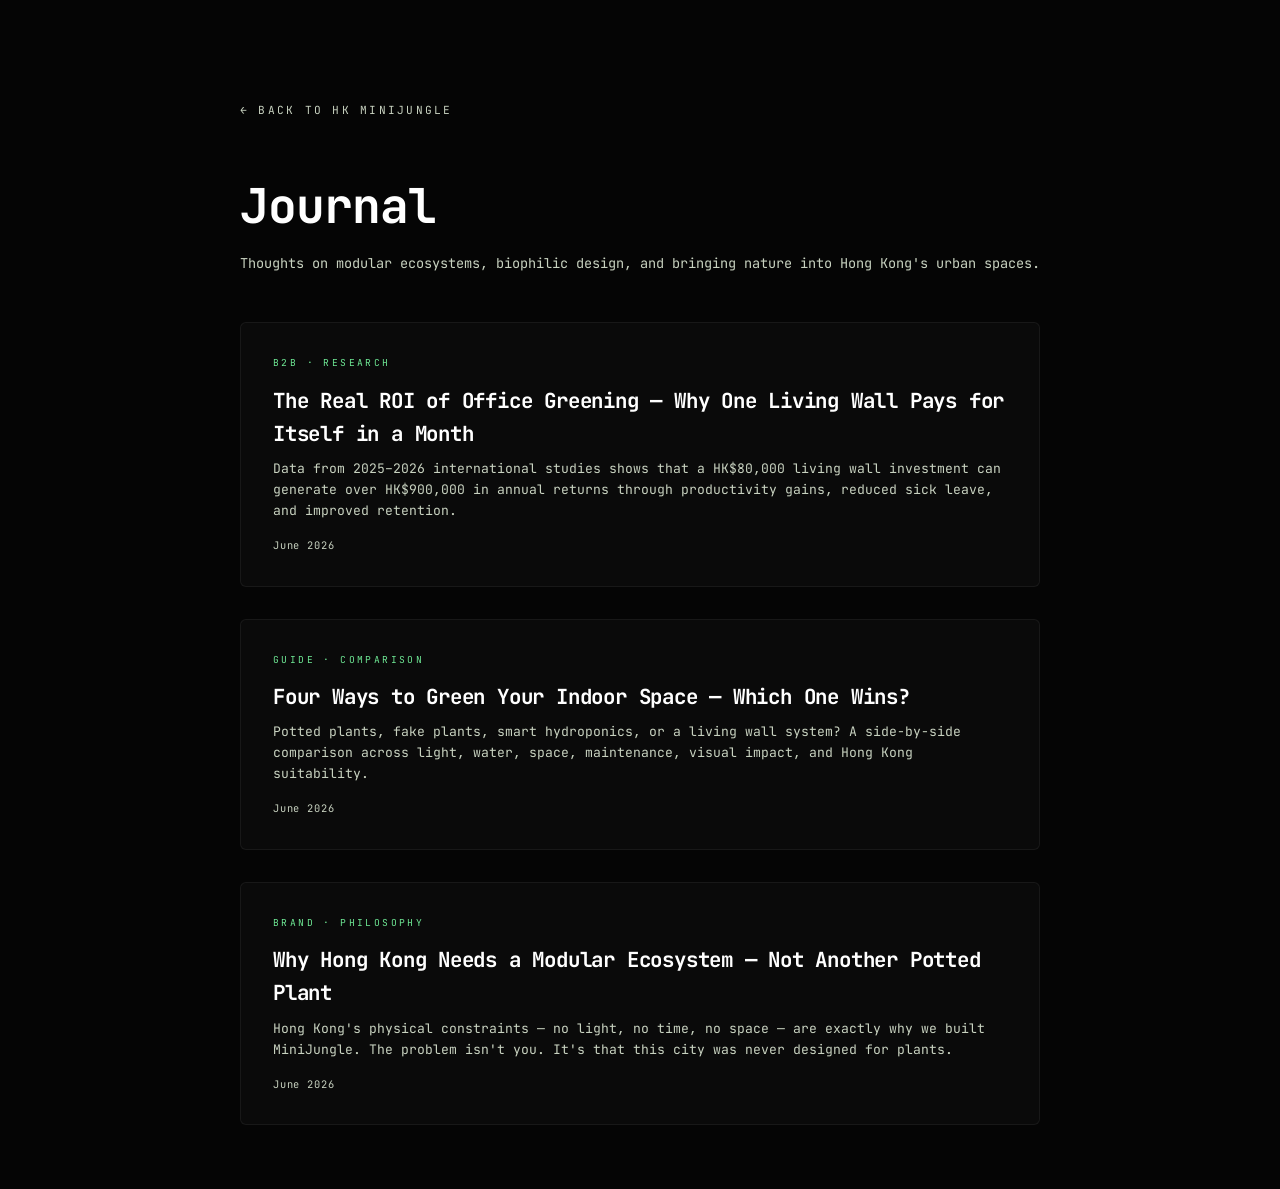
<file: blog/index.html>
<!doctype html>
<html lang="en">
<head>
  <meta charset="utf-8">
  <meta name="viewport" content="width=device-width, initial-scale=1">
  <title>Journal — HK MiniJungle</title>
  <meta name="description" content="HK MiniJungle Journal — Thoughts on modular ecosystems, biophilic design, and bringing nature into Hong Kong's urban spaces.">
  <link rel="preconnect" href="https://fonts.googleapis.com">
  <link rel="preconnect" href="https://fonts.gstatic.com" crossorigin>
  <link href="https://fonts.googleapis.com/css2?family=JetBrains+Mono:wght@300;400;500;700&display=swap" rel="stylesheet">
  <link rel="stylesheet" href="../css/styles.css">
  <style>
    .blog-page { min-height:100vh;background:#050505;padding:6rem 2rem 4rem; }
    .blog-container { max-width:800px;margin:0 auto; }
    .blog-back { font-size:0.7rem;letter-spacing:0.2em;text-transform:uppercase;color:var(--text-dim);margin-bottom:3rem;display:inline-block;transition:color 0.2s;text-decoration:none; }
    .blog-back:hover { color:var(--accent); }
    .blog-title { font-size:clamp(1.8rem,4vw,3rem);font-weight:700;color:var(--white);letter-spacing:-0.02em;margin-bottom:0.5rem; }
    .blog-sub { font-size:0.85rem;color:var(--text-dim);margin-bottom:3rem;line-height:1.6; }
    .blog-grid { display:flex;flex-direction:column;gap:2rem; }
    .blog-card { border:1px solid rgba(255,255,255,0.06);border-radius:6px;padding:2rem;background:#0A0A0A;transition:border-color 0.3s;text-decoration:none;display:block; }
    .blog-card:hover { border-color:rgba(143,191,154,0.3); }
    .blog-card-tag { font-size:0.6rem;letter-spacing:0.25em;text-transform:uppercase;color:var(--accent);margin-bottom:0.8rem; }
    .blog-card-title { font-size:1.3rem;font-weight:700;color:var(--white);letter-spacing:-0.01em;margin-bottom:0.5rem; }
    .blog-card-desc { font-size:0.82rem;color:var(--text-dim);line-height:1.6; }
    .blog-card-date { font-size:0.65rem;color:var(--text-dim);margin-top:1rem;letter-spacing:0.08em; }
  </style>
</head>
<body>
  <div class="blog-page">
    <div class="blog-container">
      <a href="/" class="blog-back">&larr; Back to HK MiniJungle</a>
      <h1 class="blog-title">Journal</h1>
      <p class="blog-sub">Thoughts on modular ecosystems, biophilic design, and bringing nature into Hong Kong's urban spaces.</p>
      <div class="blog-grid">
        <a href="office-greening-roi.html" class="blog-card">
          <div class="blog-card-tag">B2B · Research</div>
          <div class="blog-card-title">The Real ROI of Office Greening — Why One Living Wall Pays for Itself in a Month</div>
          <div class="blog-card-desc">Data from 2025–2026 international studies shows that a HK$80,000 living wall investment can generate over HK$900,000 in annual returns through productivity gains, reduced sick leave, and improved retention.</div>
          <div class="blog-card-date">June 2026</div>
        </a>
        <a href="indoor-green-comparison.html" class="blog-card">
          <div class="blog-card-tag">Guide · Comparison</div>
          <div class="blog-card-title">Four Ways to Green Your Indoor Space — Which One Wins?</div>
          <div class="blog-card-desc">Potted plants, fake plants, smart hydroponics, or a living wall system? A side-by-side comparison across light, water, space, maintenance, visual impact, and Hong Kong suitability.</div>
          <div class="blog-card-date">June 2026</div>
        </a>
        <a href="why-hk-needs-living-walls.html" class="blog-card">
          <div class="blog-card-tag">Brand · Philosophy</div>
          <div class="blog-card-title">Why Hong Kong Needs a Modular Ecosystem — Not Another Potted Plant</div>
          <div class="blog-card-desc">Hong Kong's physical constraints — no light, no time, no space — are exactly why we built MiniJungle. The problem isn't you. It's that this city was never designed for plants.</div>
          <div class="blog-card-date">June 2026</div>
        </a>
      </div>
    </div>
  </div>
</body>
</html>
</file>
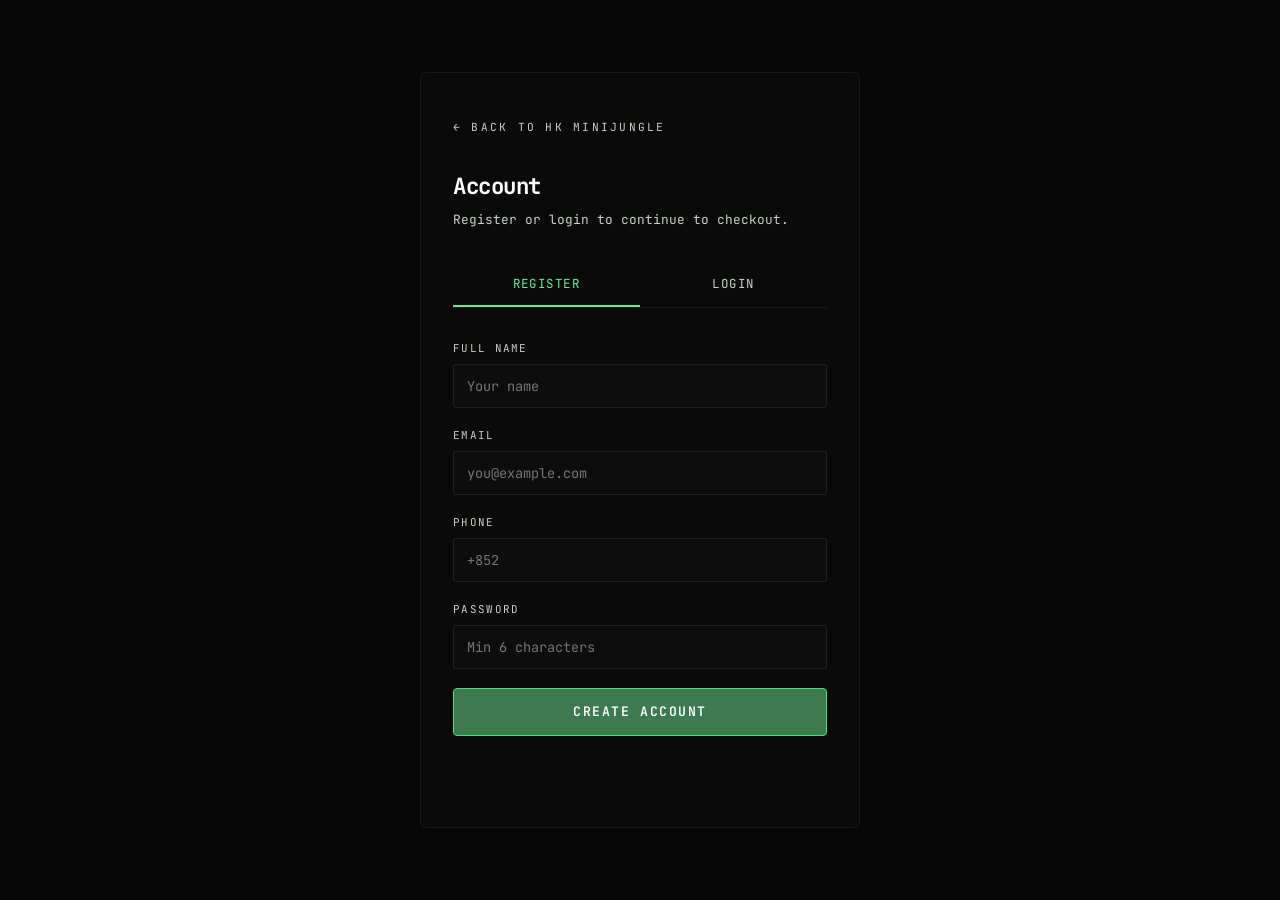
<file: account.html>
<!doctype html>
<html lang="en">
<head>
  <meta charset="utf-8">
  <meta name="viewport" content="width=device-width, initial-scale=1">
  <title>Account — HK MiniJungle</title>
  <link rel="preconnect" href="https://fonts.googleapis.com">
  <link rel="preconnect" href="https://fonts.gstatic.com" crossorigin>
  <link href="https://fonts.googleapis.com/css2?family=JetBrains+Mono:wght@300;400;500;700&display=swap" rel="stylesheet">
  <link rel="stylesheet" href="css/styles.css">
  <style>
    .account-page { min-height:100vh;background:#050505;display:flex;align-items:center;justify-content:center;padding:2rem; }
    .account-card { width:100%;max-width:440px;background:#0A0A0A;border:1px solid rgba(255,255,255,0.06);border-radius:6px;padding:2.5rem 2rem; }
    .account-back { font-size:0.7rem;letter-spacing:0.2em;text-transform:uppercase;color:var(--text-dim);margin-bottom:2rem;display:inline-block;transition:color 0.2s; }
    .account-back:hover { color:var(--accent); }
    .account-title { font-size:1.4rem;font-weight:700;color:var(--white);letter-spacing:-0.02em;margin-bottom:0.3rem; }
    .account-sub { font-size:0.8rem;color:var(--text-dim);margin-bottom:2rem; }
    .tab-row { display:flex;gap:0;margin-bottom:2rem;border-bottom:1px solid rgba(255,255,255,0.06); }
    .tab-btn { flex:1;padding:0.8rem 0;font-size:0.78rem;letter-spacing:0.12em;text-transform:uppercase;font-family:var(--font-mono);background:none;border:none;color:var(--text-dim);cursor:pointer;border-bottom:2px solid transparent;transition:all 0.2s; }
    .tab-btn.active { color:var(--accent);border-bottom-color:var(--accent); }
    .form-panel { display:none; }
    .form-panel.active { display:block; }
    .fg { margin-bottom:1.2rem; }
    .fg label { display:block;font-size:0.68rem;letter-spacing:0.12em;text-transform:uppercase;color:var(--text-dim);margin-bottom:0.4rem; }
    .fg input { width:100%;padding:0.75rem 0.8rem;background:#0D0D0D;border:1px solid rgba(255,255,255,0.08);border-radius:3px;color:var(--text);font-family:var(--font-mono);font-size:0.85rem;transition:border-color 0.2s; }
    .fg input:focus { outline:none;border-color:var(--accent); }
    .btn-primary { width:100%;padding:0.9rem;font-size:0.82rem;letter-spacing:0.12em;text-transform:uppercase;font-weight:600;background:var(--moss);color:var(--white);border:1px solid var(--moss-lit);font-family:var(--font-mono);cursor:pointer;transition:all 0.25s;border-radius:4px; }
    .btn-primary:hover { background:var(--moss-lit); }
    .msg { font-size:0.75rem;margin-top:0.8rem;text-align:center;min-height:1.2em; }
    .msg.error { color:#E05555; }
    .msg.success { color:var(--accent); }
    .redirect-note { font-size:0.7rem;color:var(--text-dim);text-align:center;margin-top:1.5rem; }
  </style>
</head>
<body>
  <div class="account-page">
    <div class="account-card">
      <a href="/" class="account-back">&larr; Back to HK MiniJungle</a>
      <h1 class="account-title">Account</h1>
      <p class="account-sub">Register or login to continue to checkout.</p>

      <div class="tab-row">
        <button class="tab-btn active" data-tab="register">Register</button>
        <button class="tab-btn" data-tab="login">Login</button>
      </div>

      <div id="register-panel" class="form-panel active">
        <form id="registerForm">
          <div class="fg"><label>Full Name</label><input name="name" type="text" placeholder="Your name" required></div>
          <div class="fg"><label>Email</label><input name="email" type="email" placeholder="you@example.com" required></div>
          <div class="fg"><label>Phone</label><input name="phone" type="tel" placeholder="+852"></div>
          <div class="fg"><label>Password</label><input name="password" type="password" placeholder="Min 6 characters" minlength="6" required></div>
          <button type="submit" class="btn-primary">Create Account</button>
        </form>
        <p class="msg" id="regMsg"></p>
      </div>

      <div id="login-panel" class="form-panel">
        <form id="loginForm">
          <div class="fg"><label>Email</label><input name="email" type="email" placeholder="you@example.com" required></div>
          <div class="fg"><label>Password</label><input name="password" type="password" required></div>
          <button type="submit" class="btn-primary">Sign In</button>
        </form>
        <p class="msg" id="loginMsg"></p>
      </div>

      <p class="redirect-note" id="redirectNote"></p>
    </div>
  </div>

  <script>
    const API = '/api/customers';
    const params = new URLSearchParams(window.location.search);
    const redirect = params.get('redirect') || '/';

    if (redirect !== '/') {
      document.getElementById('redirectNote').textContent =
        'You will be redirected to checkout after login.';
    }

    // Tab switching
    document.querySelectorAll('.tab-btn').forEach(btn => {
      btn.addEventListener('click', () => {
        document.querySelectorAll('.tab-btn').forEach(b => b.classList.remove('active'));
        btn.classList.add('active');
        document.querySelectorAll('.form-panel').forEach(p => p.classList.remove('active'));
        document.getElementById(btn.dataset.tab + '-panel').classList.add('active');
      });
    });

    // Register
    document.getElementById('registerForm').addEventListener('submit', async (e) => {
      e.preventDefault();
      const data = Object.fromEntries(new FormData(e.target));
      const msg = document.getElementById('regMsg');
      msg.className = 'msg';
      msg.textContent = 'Creating account...';

      try {
        const res = await fetch(API + '/register', {
          method: 'POST',
          headers: { 'Content-Type': 'application/json' },
          body: JSON.stringify(data),
        });
        const json = await res.json();
        if (res.ok) {
          localStorage.setItem('mj_token', json.token);
          localStorage.setItem('mj_customer', JSON.stringify(json.customer));
          msg.className = 'msg success';
          msg.textContent = 'Account created! Redirecting...';
          setTimeout(() => { window.location.href = redirect; }, 800);
        } else {
          msg.className = 'msg error';
          msg.textContent = json.error || 'Registration failed.';
        }
      } catch {
        msg.className = 'msg error';
        msg.textContent = 'Server error. Try again.';
      }
    });

    // Login
    document.getElementById('loginForm').addEventListener('submit', async (e) => {
      e.preventDefault();
      const data = Object.fromEntries(new FormData(e.target));
      const msg = document.getElementById('loginMsg');
      msg.className = 'msg';
      msg.textContent = 'Signing in...';

      try {
        const res = await fetch(API + '/login', {
          method: 'POST',
          headers: { 'Content-Type': 'application/json' },
          body: JSON.stringify(data),
        });
        const json = await res.json();
        if (res.ok) {
          localStorage.setItem('mj_token', json.token);
          localStorage.setItem('mj_customer', JSON.stringify(json.customer));
          msg.className = 'msg success';
          msg.textContent = 'Signed in! Redirecting...';
          setTimeout(() => { window.location.href = redirect; }, 800);
        } else {
          msg.className = 'msg error';
          msg.textContent = json.error || 'Login failed.';
        }
      } catch {
        msg.className = 'msg error';
        msg.textContent = 'Server error. Try again.';
      }
    });
  </script>
</body>
</html>
</file>
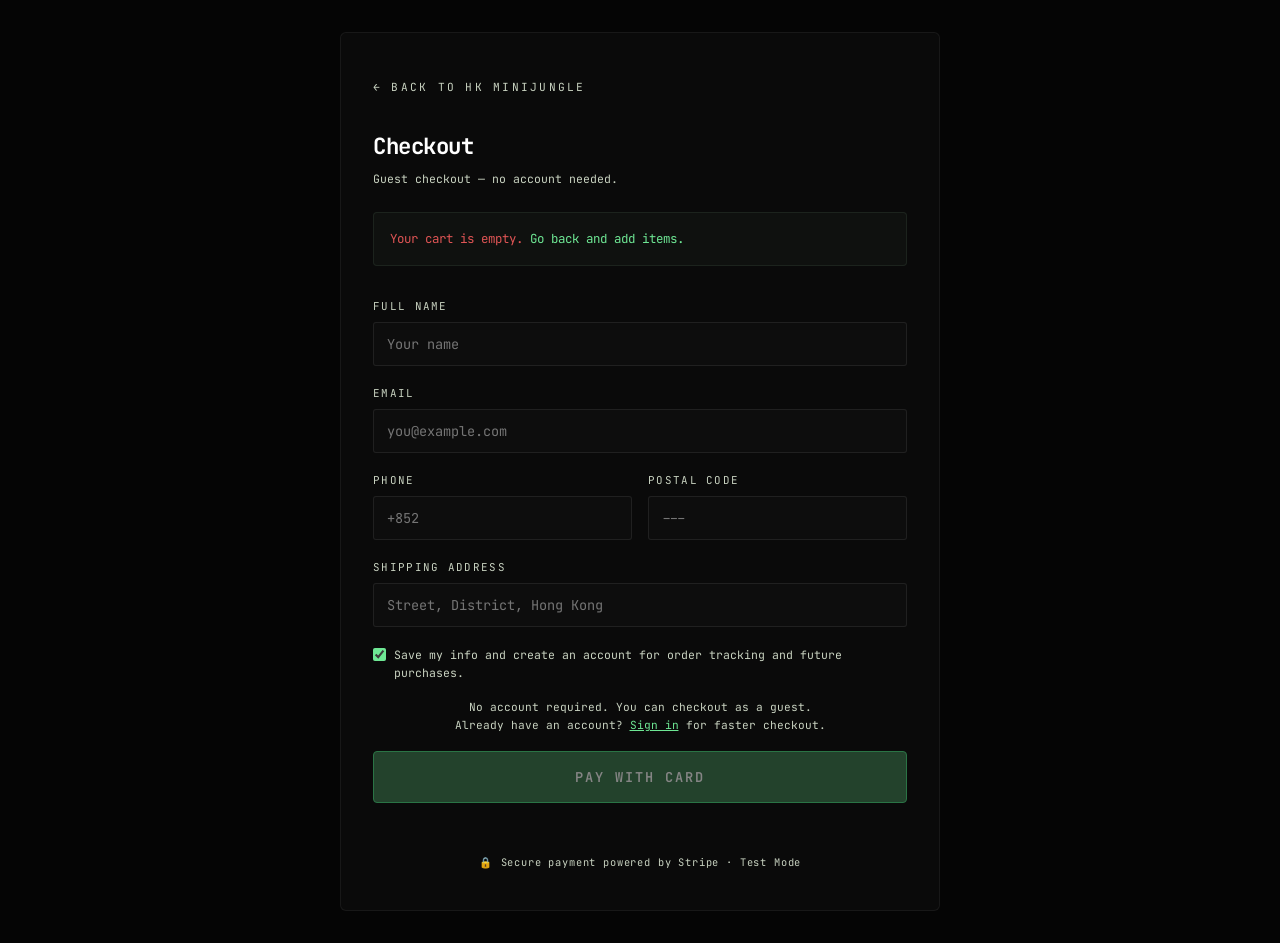
<file: checkout.html>
<!doctype html>
<html lang="en">
<head>
  <meta charset="utf-8">
  <meta name="viewport" content="width=device-width, initial-scale=1">
  <title>Checkout — HK MiniJungle</title>
  <link rel="preconnect" href="https://fonts.googleapis.com">
  <link rel="preconnect" href="https://fonts.gstatic.com" crossorigin>
  <link href="https://fonts.googleapis.com/css2?family=JetBrains+Mono:wght@300;400;500;700&display=swap" rel="stylesheet">
  <link rel="stylesheet" href="css/styles.css">
  <style>
    .checkout-page { min-height:100vh;background:#050505;display:flex;align-items:center;justify-content:center;padding:2rem; }
    .checkout-card { width:100%;max-width:600px;background:#0A0A0A;border:1px solid rgba(255,255,255,0.06);border-radius:6px;padding:2.5rem 2rem; }
    .checkout-back { font-size:0.7rem;letter-spacing:0.2em;text-transform:uppercase;color:var(--text-dim);margin-bottom:2rem;display:inline-block;transition:color 0.2s;text-decoration:none; }
    .checkout-back:hover { color:var(--accent); }
    .checkout-title { font-size:1.4rem;font-weight:700;color:var(--white);letter-spacing:-0.02em;margin-bottom:0.3rem; }
    .checkout-sub { font-size:0.72rem;color:var(--text-dim);margin-bottom:1.5rem; }
    .order-summary { background:rgba(143,191,154,0.04);border:1px solid rgba(143,191,154,0.1);border-radius:4px;padding:1rem;margin-bottom:2rem; }
    .order-item { display:flex;justify-content:space-between;align-items:center;padding:0.3rem 0;font-size:0.82rem;color:var(--text); }
    .order-item .qty { color:var(--text-dim);font-size:0.7rem; }
    .order-total { display:flex;justify-content:space-between;align-items:center;padding-top:0.7rem;margin-top:0.5rem;border-top:1px solid rgba(255,255,255,0.06);font-size:0.95rem;font-weight:700;color:var(--white); }
    .order-total .amount { color:var(--accent);font-size:1.1rem; }
    .fg { margin-bottom:1.2rem; }
    .fg label { display:block;font-size:0.68rem;letter-spacing:0.12em;text-transform:uppercase;color:var(--text-dim);margin-bottom:0.4rem; }
    .fg input { width:100%;padding:0.75rem 0.8rem;background:#0D0D0D;border:1px solid rgba(255,255,255,0.08);border-radius:3px;color:var(--text);font-family:var(--font-mono);font-size:0.85rem;transition:border-color 0.2s; }
    .fg input:focus { outline:none;border-color:var(--accent); }
    .fg-row { display:grid;grid-template-columns:1fr 1fr;gap:1rem; }
    .guest-note { font-size:0.7rem;color:var(--text-dim);text-align:center;margin:1rem 0;line-height:1.6; }
    .guest-note a { color:var(--accent);text-decoration:underline; }
    .btn-pay { width:100%;padding:1rem;font-size:0.85rem;letter-spacing:0.15em;text-transform:uppercase;font-weight:600;background:var(--moss);color:var(--white);border:1px solid var(--moss-lit);font-family:var(--font-mono);cursor:pointer;transition:all 0.25s;border-radius:4px; }
    .btn-pay:hover { background:var(--moss-lit); }
    .btn-pay:disabled { opacity:0.5;cursor:not-allowed; }
    .secure-note { text-align:center;font-size:0.65rem;color:var(--text-dim);margin-top:1.5rem;letter-spacing:0.08em;display:flex;align-items:center;justify-content:center;gap:0.5rem; }
    .opt-in { display:flex;align-items:flex-start;gap:0.5rem;margin:1rem 0;font-size:0.72rem;color:var(--text-dim); }
    .opt-in input { margin-top:0.15rem;accent-color:var(--accent); }
    .msg { font-size:0.75rem;margin-top:0.8rem;text-align:center;min-height:1.2em; }
    .msg.error { color:#E05555; }
    .msg.success { color:var(--accent); }
  </style>
</head>
<body>
  <div class="checkout-page">
    <div class="checkout-card">
      <a href="/" class="checkout-back">&larr; Back to HK MiniJungle</a>
      <h1 class="checkout-title">Checkout</h1>
      <p class="checkout-sub" id="loginNote"></p>

      <!-- Order summary from cart -->
      <div class="order-summary" id="orderSummary">
        <p style="color:var(--text-dim);font-size:0.78rem;">Loading cart...</p>
      </div>

      <form id="checkoutForm">
        <div class="fg"><label>Full Name</label><input name="name" type="text" placeholder="Your name" required></div>
        <div class="fg"><label>Email</label><input name="email" type="email" placeholder="you@example.com" required></div>
        <div class="fg-row">
          <div class="fg"><label>Phone</label><input name="phone" type="tel" placeholder="+852"></div>
          <div class="fg"><label>Postal Code</label><input name="zip" type="text" placeholder="---"></div>
        </div>
        <div class="fg"><label>Shipping Address</label><input name="address" type="text" placeholder="Street, District, Hong Kong" required></div>

        <!-- Optional account creation -->
        <label class="opt-in">
          <input type="checkbox" name="createAccount" checked>
          <span>Save my info and create an account for order tracking and future purchases.</span>
        </label>

        <p class="guest-note">
          No account required. You can checkout as a guest.<br>
          Already have an account? <a href="/account.html?redirect=/checkout.html">Sign in</a> for faster checkout.
        </p>

        <button type="submit" class="btn-pay" id="payBtn">Pay with Card</button>
        <p class="msg" id="payMsg"></p>
      </form>

      <p class="secure-note">
        <span>🔒</span> Secure payment powered by Stripe · Test Mode
      </p>
    </div>
  </div>

  <script>
    // ── Load cart from URL ──
    const params = new URLSearchParams(window.location.search);
    let cartItems = [];
    try { cartItems = JSON.parse(params.get('items') || '[]'); } catch { cartItems = []; }

    // If no cart items, check localStorage
    if (cartItems.length === 0) {
      try { cartItems = JSON.parse(localStorage.getItem('mj_cart') || '[]'); } catch {}
    }

    const total = cartItems.reduce((s, i) => s + (parseFloat(i.price) || 0) * i.qty, 0);

    // ── Render order summary ──
    const summary = document.getElementById('orderSummary');
    if (cartItems.length === 0) {
      summary.innerHTML = '<p style="color:#E05555;font-size:0.78rem;">Your cart is empty. <a href="/" style="color:var(--accent);">Go back and add items.</a></p>';
      document.getElementById('payBtn').disabled = true;
    } else {
      summary.innerHTML = cartItems.map(i => `
        <div class="order-item"><span>${i.name}</span><span class="qty">&times;${i.qty} &nbsp; HK$${i.price}</span></div>
      `).join('') + `
        <div class="order-total"><span>Total</span><span class="amount">HK$${total.toLocaleString()}</span></div>
      `;
    }

    // ── Login status ──
    const token = localStorage.getItem('mj_token');
    const customer = JSON.parse(localStorage.getItem('mj_customer') || 'null');
    const note = document.getElementById('loginNote');
    if (customer) {
      note.textContent = 'Signed in as ' + customer.email;
      document.querySelector('input[name="name"]').value = customer.name || '';
      document.querySelector('input[name="email"]').value = customer.email || '';
      document.querySelector('input[name="phone"]').value = customer.phone || '';
    } else {
      note.textContent = 'Guest checkout — no account needed.';
    }

    // ── Submit → Stripe ──
    document.getElementById('checkoutForm').addEventListener('submit', async (e) => {
      e.preventDefault();
      const msg = document.getElementById('payMsg');
      const btn = document.getElementById('payBtn');
      msg.className = 'msg';
      msg.textContent = 'Redirecting to secure payment...';
      btn.disabled = true;

      const formData = new FormData(e.target);
      const createAccount = formData.get('createAccount') === 'on';

      try {
        // Call backend to create Stripe Checkout Session
        const res = await fetch('/api/create-checkout-session', {
          method: 'POST',
          headers: { 'Content-Type': 'application/json' },
          body: JSON.stringify({
            items: cartItems,
            customer: {
              name: formData.get('name'),
              email: formData.get('email'),
              phone: formData.get('phone'),
              address: formData.get('address'),
              zip: formData.get('zip'),
            },
            createAccount,
            token,
          }),
        });

        const data = await res.json();

        if (data.url) {
          // Clear cart
          localStorage.removeItem('mj_cart');
          // Redirect to Stripe Checkout
          window.location.href = data.url;
        } else {
          // Fallback: show success message (demo mode)
          msg.className = 'msg success';
          msg.textContent = 'Order placed! (Demo mode — Stripe key not configured)';
          localStorage.removeItem('mj_cart');
          btn.disabled = false;
        }
      } catch (err) {
        // Demo fallback
        msg.className = 'msg success';
        msg.textContent = 'Order placed! (Demo mode — server may be offline)';
        localStorage.removeItem('mj_cart');

        // Trigger email confirmation
        const email = formData.get('email');
        if (email) {
          window.postMessage({ type: 'order-placed', email, items: cartItems }, '*');
        }

        btn.disabled = false;
      }
    });
  </script>
</body>
</html>
</file>
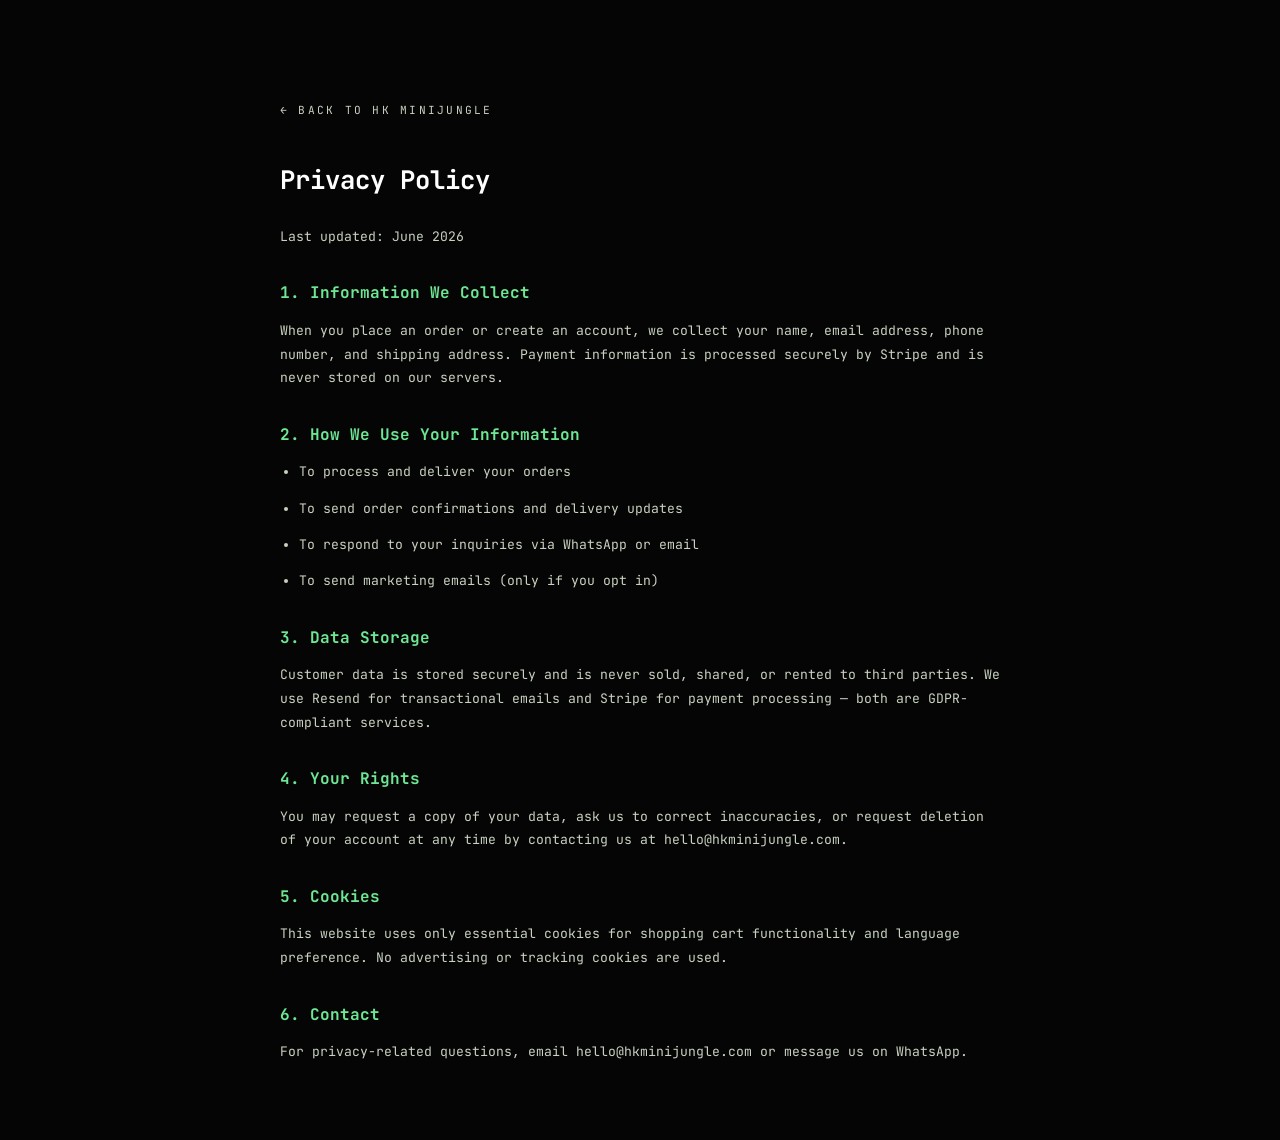
<file: privacy.html>
<!doctype html>
<html lang="en">
<head>
  <meta charset="utf-8">
  <meta name="viewport" content="width=device-width, initial-scale=1">
  <title>Privacy Policy — HK MiniJungle</title>
  <link rel="icon" href="data:image/svg+xml,<svg xmlns='http://www.w3.org/2000/svg' viewBox='0 0 32 32'><rect width='32' height='32' rx='4' fill='%230D1F14'/><text x='16' y='23' text-anchor='middle' font-size='20' font-family='serif'>🌿</text></svg>">
  <link rel="preconnect" href="https://fonts.googleapis.com">
  <link rel="preconnect" href="https://fonts.gstatic.com" crossorigin>
  <link href="https://fonts.googleapis.com/css2?family=JetBrains+Mono:wght@300;400;500;700&display=swap" rel="stylesheet">
  <link rel="stylesheet" href="css/styles.css">
  <style>
    .page { min-height:100vh;background:#050505;padding:6rem 2rem 4rem; }
    .container { max-width:720px;margin:0 auto; }
    .back { font-size:0.7rem;letter-spacing:0.2em;text-transform:uppercase;color:var(--text-dim);margin-bottom:2.5rem;display:inline-block;transition:color 0.2s;text-decoration:none; }
    .back:hover { color:var(--accent); }
    h1 { font-size:1.6rem;font-weight:700;color:var(--white);margin-bottom:1.5rem; }
    h2 { font-size:1rem;color:var(--accent);margin:2rem 0 0.8rem; }
    p,li { font-size:0.82rem;color:var(--text-dim);line-height:1.8;margin-bottom:0.8rem; }
    ul { margin-left:1.2rem;margin-bottom:1rem; }
  </style>
</head>
<body>
  <div class="page">
    <div class="container">
      <a href="/" class="back">&larr; Back to HK MiniJungle</a>
      <h1>Privacy Policy</h1>
      <p>Last updated: June 2026</p>

      <h2>1. Information We Collect</h2>
      <p>When you place an order or create an account, we collect your name, email address, phone number, and shipping address. Payment information is processed securely by Stripe and is never stored on our servers.</p>

      <h2>2. How We Use Your Information</h2>
      <ul>
        <li>To process and deliver your orders</li>
        <li>To send order confirmations and delivery updates</li>
        <li>To respond to your inquiries via WhatsApp or email</li>
        <li>To send marketing emails (only if you opt in)</li>
      </ul>

      <h2>3. Data Storage</h2>
      <p>Customer data is stored securely and is never sold, shared, or rented to third parties. We use Resend for transactional emails and Stripe for payment processing — both are GDPR-compliant services.</p>

      <h2>4. Your Rights</h2>
      <p>You may request a copy of your data, ask us to correct inaccuracies, or request deletion of your account at any time by contacting us at hello@hkminijungle.com.</p>

      <h2>5. Cookies</h2>
      <p>This website uses only essential cookies for shopping cart functionality and language preference. No advertising or tracking cookies are used.</p>

      <h2>6. Contact</h2>
      <p>For privacy-related questions, email hello@hkminijungle.com or message us on WhatsApp.</p>
    </div>
  </div>
</body>
</html>
</file>
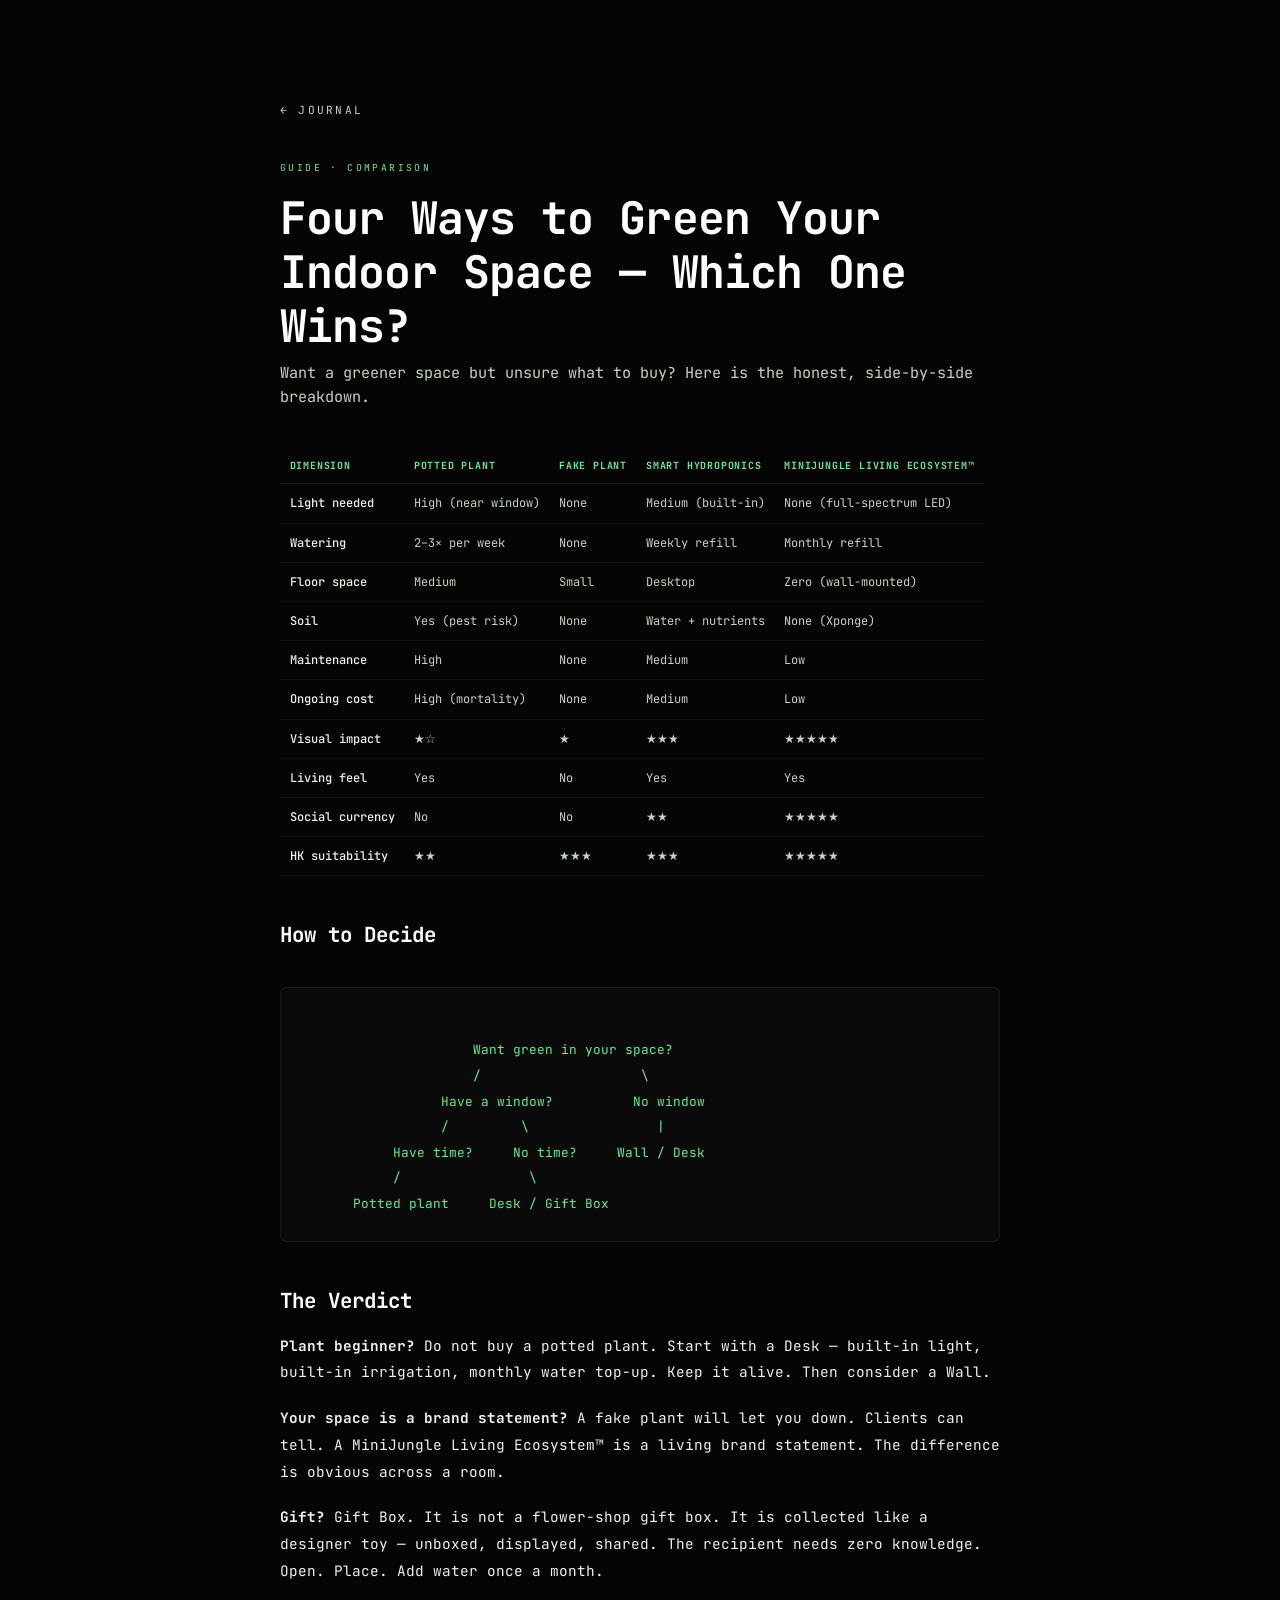
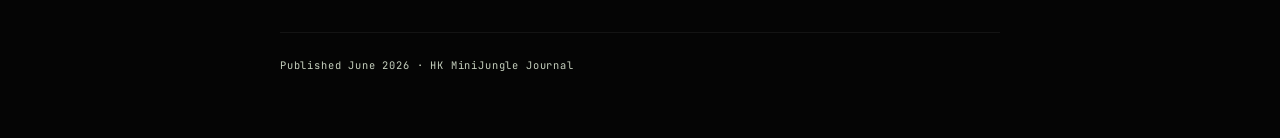
<file: blog/indoor-green-comparison.html>
<!doctype html>
<html lang="en">
<head>
  <meta charset="utf-8">
  <meta name="viewport" content="width=device-width, initial-scale=1">
  <title>Four Ways to Green Your Indoor Space — HK MiniJungle</title>
  <meta name="description" content="Potted plants, fake plants, smart hydroponics, or a living wall system? A side-by-side comparison.">
  <link rel="preconnect" href="https://fonts.googleapis.com">
  <link rel="preconnect" href="https://fonts.gstatic.com" crossorigin>
  <link href="https://fonts.googleapis.com/css2?family=JetBrains+Mono:wght@300;400;500;700&display=swap" rel="stylesheet">
  <link rel="stylesheet" href="../css/styles.css">
  <style>
    .post-page { min-height:100vh;background:#050505;padding:6rem 2rem 4rem; }
    .post-container { max-width:720px;margin:0 auto; }
    .post-back { font-size:0.7rem;letter-spacing:0.2em;text-transform:uppercase;color:var(--text-dim);margin-bottom:2.5rem;display:inline-block;transition:color 0.2s;text-decoration:none; }
    .post-back:hover { color:var(--accent); }
    .post-tag { font-size:0.6rem;letter-spacing:0.25em;text-transform:uppercase;color:var(--accent);margin-bottom:1rem; }
    .post-title { font-size:clamp(1.6rem,4vw,2.8rem);font-weight:700;color:var(--white);letter-spacing:-0.02em;line-height:1.2;margin-bottom:0.5rem; }
    .post-sub { font-size:0.95rem;color:var(--text-dim);margin-bottom:2.5rem;line-height:1.6; }
    .post-body { font-size:0.9rem;color:var(--text);line-height:1.85; }
    .post-body h2 { font-size:1.3rem;color:var(--white);margin:2.5rem 0 0.8rem;font-weight:700; }
    .post-body p { margin-bottom:1.2rem; }
    .post-table { width:100%;border-collapse:collapse;margin:1.5rem 0;font-size:0.75rem;overflow-x:auto;display:block; }
    .post-table th { text-align:left;padding:0.5rem 0.6rem;border-bottom:1px solid rgba(255,255,255,0.08);color:var(--accent);text-transform:uppercase;letter-spacing:0.08em;font-size:0.62rem;white-space:nowrap; }
    .post-table td { padding:0.5rem 0.6rem;border-bottom:1px solid rgba(255,255,255,0.04);color:var(--text-dim);white-space:nowrap; }
    .post-table td:first-child { color:var(--text);font-weight:500; }
    .post-date { font-size:0.65rem;color:var(--text-dim);margin-top:3rem;letter-spacing:0.08em;border-top:1px solid rgba(255,255,255,0.06);padding-top:1.5rem; }
    .decision-tree { background:#0A0A0A;border:1px solid rgba(255,255,255,0.06);border-radius:6px;padding:1.5rem;margin:2rem 0;font-size:0.8rem;color:var(--accent);line-height:2;white-space:pre;overflow-x:auto; }
  </style>
</head>
<body>
  <div class="post-page">
    <div class="post-container">
      <a href="/blog/" class="post-back">&larr; Journal</a>
      <div class="post-tag">Guide · Comparison</div>
      <h1 class="post-title">Four Ways to Green Your Indoor Space — Which One Wins?</h1>
      <p class="post-sub">Want a greener space but unsure what to buy? Here is the honest, side-by-side breakdown.</p>
      <div class="post-body">

<table class="post-table">
<tr><th>Dimension</th><th>Potted Plant</th><th>Fake Plant</th><th>Smart Hydroponics</th><th>MiniJungle Living Ecosystem™</th></tr>
<tr><td>Light needed</td><td>High (near window)</td><td>None</td><td>Medium (built-in)</td><td>None (full-spectrum LED)</td></tr>
<tr><td>Watering</td><td>2–3× per week</td><td>None</td><td>Weekly refill</td><td>Monthly refill</td></tr>
<tr><td>Floor space</td><td>Medium</td><td>Small</td><td>Desktop</td><td>Zero (wall-mounted)</td></tr>
<tr><td>Soil</td><td>Yes (pest risk)</td><td>None</td><td>Water + nutrients</td><td>None (Xponge)</td></tr>
<tr><td>Maintenance</td><td>High</td><td>None</td><td>Medium</td><td>Low</td></tr>
<tr><td>Ongoing cost</td><td>High (mortality)</td><td>None</td><td>Medium</td><td>Low</td></tr>
<tr><td>Visual impact</td><td>★☆</td><td>★</td><td>★★★</td><td>★★★★★</td></tr>
<tr><td>Living feel</td><td>Yes</td><td>No</td><td>Yes</td><td>Yes</td></tr>
<tr><td>Social currency</td><td>No</td><td>No</td><td>★★</td><td>★★★★★</td></tr>
<tr><td>HK suitability</td><td>★★</td><td>★★★</td><td>★★★</td><td>★★★★★</td></tr>
</table>

<h2>How to Decide</h2>

<div class="decision-tree">
                     Want green in your space?
                     /                    \
                 Have a window?          No window
                 /         \                |
           Have time?     No time?     Wall / Desk
           /                \
      Potted plant     Desk / Gift Box
</div>

<h2>The Verdict</h2>
<p><strong>Plant beginner?</strong> Do not buy a potted plant. Start with a Desk — built-in light, built-in irrigation, monthly water top-up. Keep it alive. Then consider a Wall.</p>
<p><strong>Your space is a brand statement?</strong> A fake plant will let you down. Clients can tell. A MiniJungle Living Ecosystem™ is a living brand statement. The difference is obvious across a room.</p>
<p><strong>Gift?</strong> Gift Box. It is not a flower-shop gift box. It is collected like a designer toy — unboxed, displayed, shared. The recipient needs zero knowledge. Open. Place. Add water once a month.</p>

      </div>
      <p class="post-date">Published June 2026 · HK MiniJungle Journal</p>
    </div>
  </div>
</body>
</html>
</file>
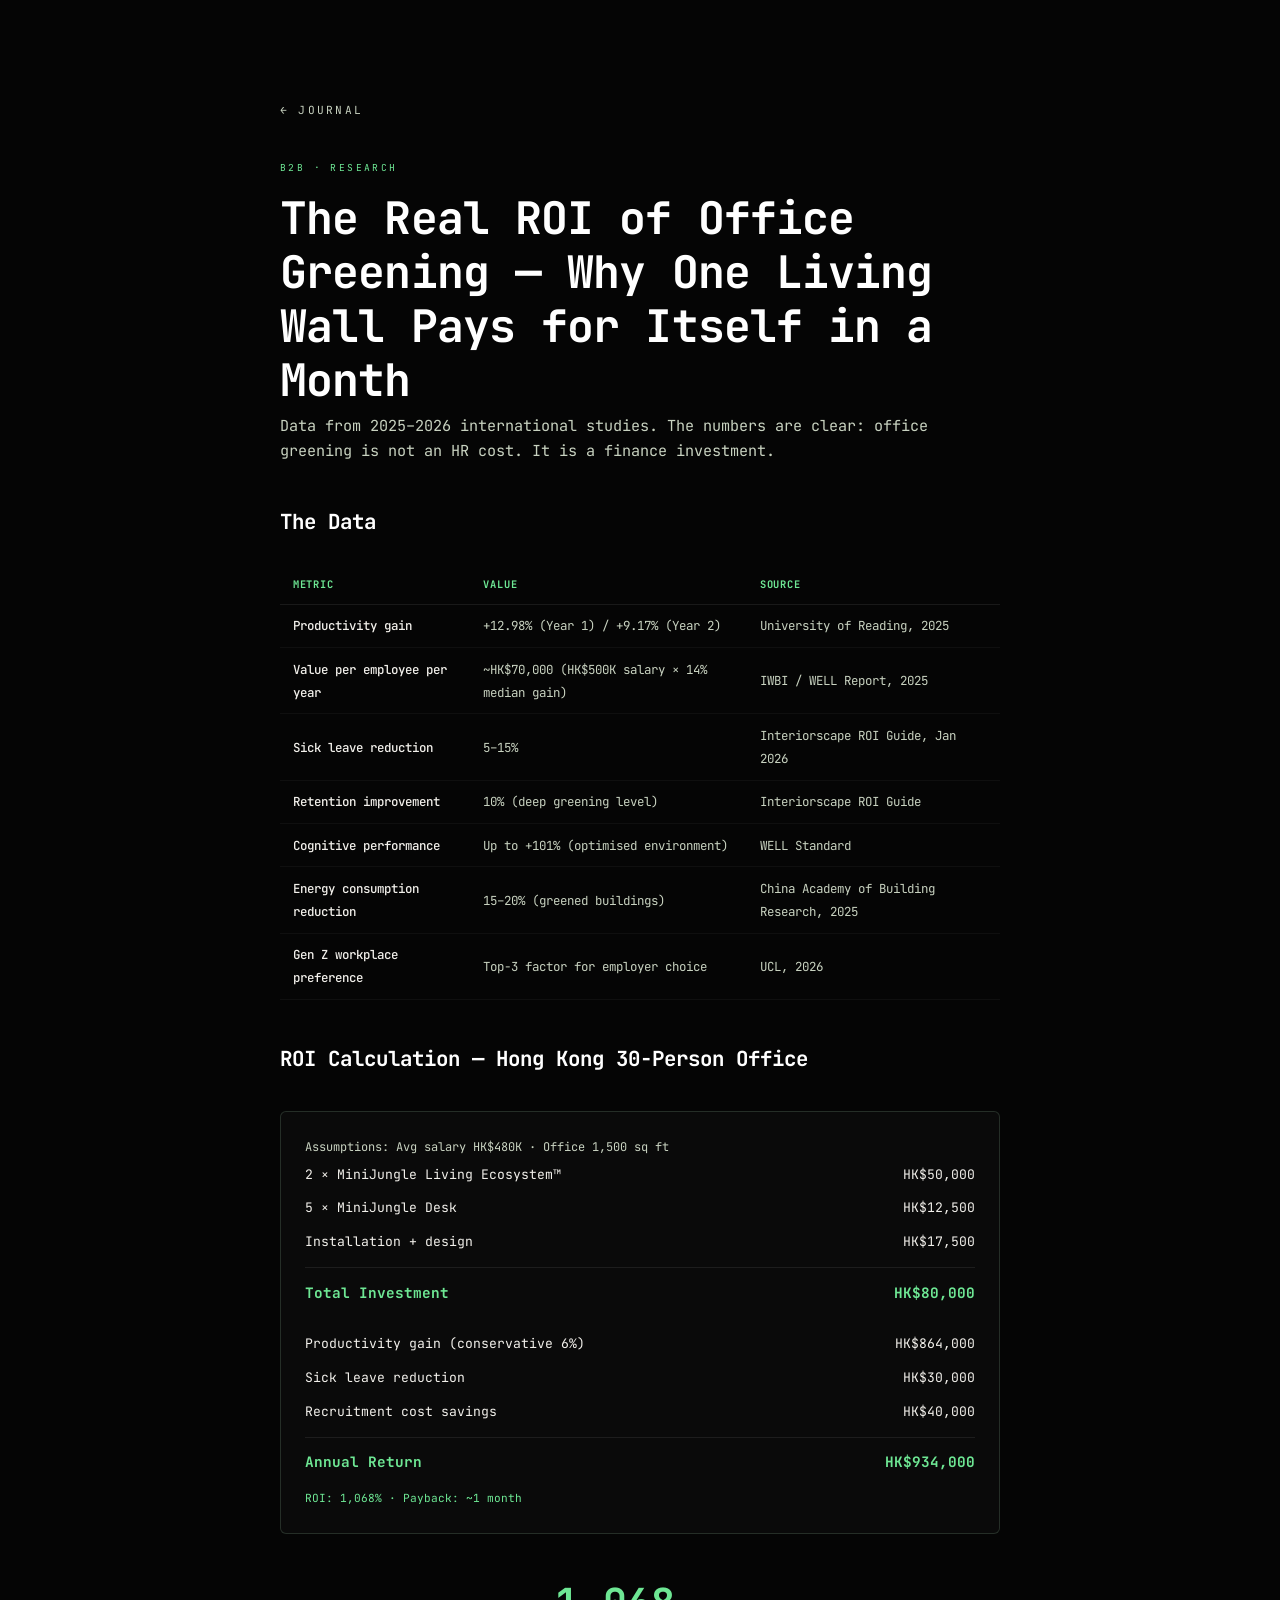
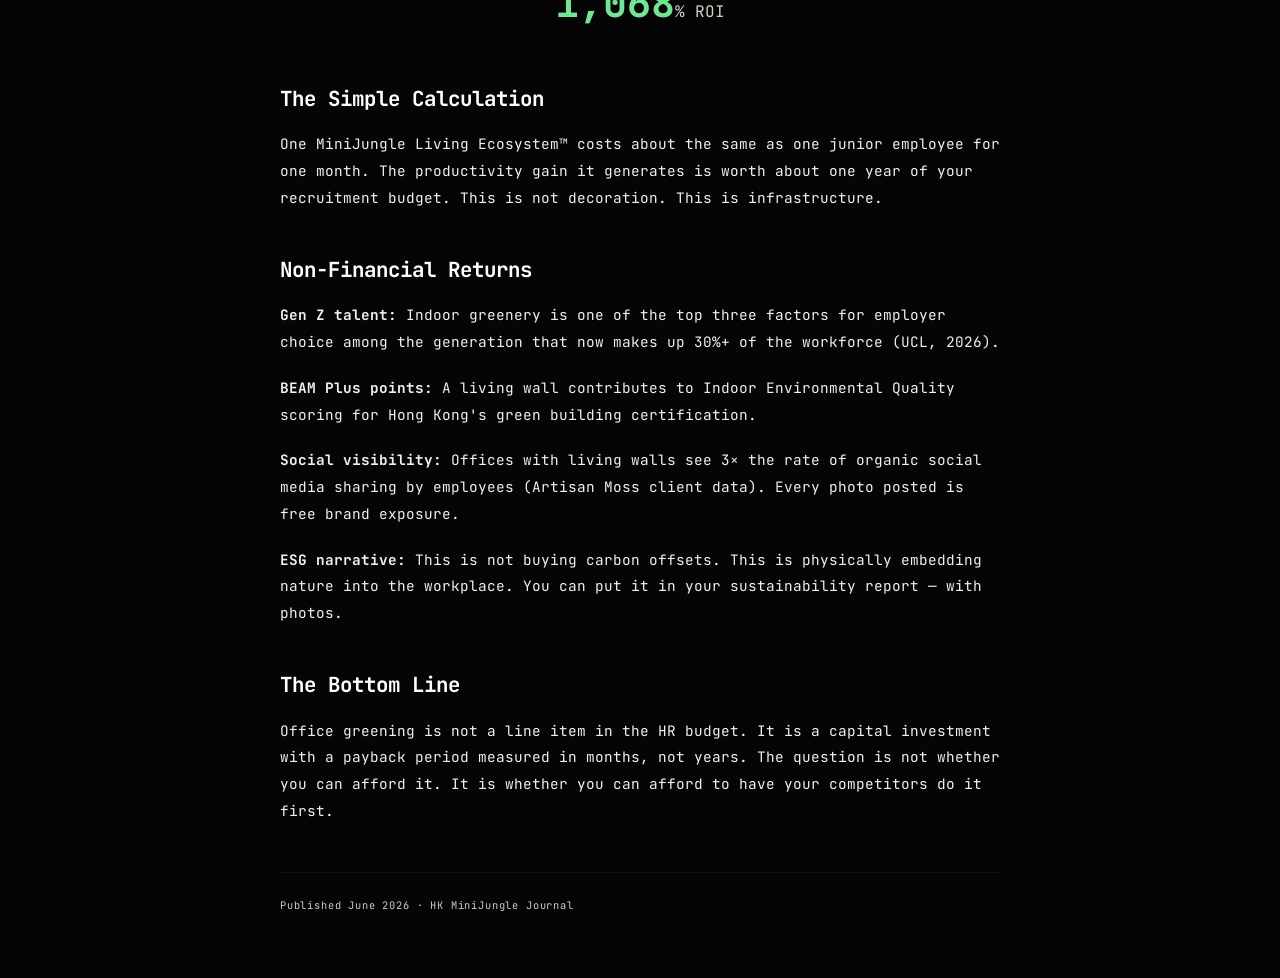
<file: blog/office-greening-roi.html>
<!doctype html>
<html lang="en">
<head>
  <meta charset="utf-8">
  <meta name="viewport" content="width=device-width, initial-scale=1">
  <title>The Real ROI of Office Greening — HK MiniJungle</title>
  <meta name="description" content="Data shows a HK$80,000 living wall investment can generate over HK$900,000 in annual returns.">
  <link rel="preconnect" href="https://fonts.googleapis.com">
  <link rel="preconnect" href="https://fonts.gstatic.com" crossorigin>
  <link href="https://fonts.googleapis.com/css2?family=JetBrains+Mono:wght@300;400;500;700&display=swap" rel="stylesheet">
  <link rel="stylesheet" href="../css/styles.css">
  <style>
    .post-page { min-height:100vh;background:#050505;padding:6rem 2rem 4rem; }
    .post-container { max-width:720px;margin:0 auto; }
    .post-back { font-size:0.7rem;letter-spacing:0.2em;text-transform:uppercase;color:var(--text-dim);margin-bottom:2.5rem;display:inline-block;transition:color 0.2s;text-decoration:none; }
    .post-back:hover { color:var(--accent); }
    .post-tag { font-size:0.6rem;letter-spacing:0.25em;text-transform:uppercase;color:var(--accent);margin-bottom:1rem; }
    .post-title { font-size:clamp(1.6rem,4vw,2.8rem);font-weight:700;color:var(--white);letter-spacing:-0.02em;line-height:1.2;margin-bottom:0.5rem; }
    .post-sub { font-size:0.95rem;color:var(--text-dim);margin-bottom:2.5rem;line-height:1.6; }
    .post-body { font-size:0.9rem;color:var(--text);line-height:1.85; }
    .post-body h2 { font-size:1.3rem;color:var(--white);margin:2.5rem 0 0.8rem;font-weight:700; }
    .post-body p { margin-bottom:1.2rem; }
    .roi-box { background:#0A0A0A;border:1px solid rgba(143,191,154,0.2);border-radius:6px;padding:1.5rem;margin:2rem 0; }
    .roi-box .line { display:flex;justify-content:space-between;padding:0.3rem 0;font-size:0.82rem;color:var(--text); }
    .roi-box .line.total { border-top:1px solid rgba(255,255,255,0.08);margin-top:0.5rem;padding-top:0.7rem;font-weight:700;color:var(--accent);font-size:0.9rem; }
    .roi-box .label { color:var(--text-dim);font-size:0.75rem; }
    .post-table { width:100%;border-collapse:collapse;margin:1.5rem 0;font-size:0.78rem; }
    .post-table th { text-align:left;padding:0.6rem 0.8rem;border-bottom:1px solid rgba(255,255,255,0.08);color:var(--accent);text-transform:uppercase;letter-spacing:0.08em;font-size:0.65rem; }
    .post-table td { padding:0.6rem 0.8rem;border-bottom:1px solid rgba(255,255,255,0.04);color:var(--text-dim); }
    .post-table td:first-child { color:var(--text);font-weight:500; }
    .big-number { font-size:2.5rem;font-weight:700;color:var(--accent);text-align:center;margin:2rem 0; }
    .big-number .unit { font-size:1rem;color:var(--text-dim);font-weight:400; }
    .post-date { font-size:0.65rem;color:var(--text-dim);margin-top:3rem;letter-spacing:0.08em;border-top:1px solid rgba(255,255,255,0.06);padding-top:1.5rem; }
  </style>
</head>
<body>
  <div class="post-page">
    <div class="post-container">
      <a href="/blog/" class="post-back">&larr; Journal</a>
      <div class="post-tag">B2B · Research</div>
      <h1 class="post-title">The Real ROI of Office Greening — Why One Living Wall Pays for Itself in a Month</h1>
      <p class="post-sub">Data from 2025–2026 international studies. The numbers are clear: office greening is not an HR cost. It is a finance investment.</p>
      <div class="post-body">

<h2>The Data</h2>

<table class="post-table">
<tr><th>Metric</th><th>Value</th><th>Source</th></tr>
<tr><td>Productivity gain</td><td>+12.98% (Year 1) / +9.17% (Year 2)</td><td>University of Reading, 2025</td></tr>
<tr><td>Value per employee per year</td><td>~HK$70,000 (HK$500K salary × 14% median gain)</td><td>IWBI / WELL Report, 2025</td></tr>
<tr><td>Sick leave reduction</td><td>5–15%</td><td>Interiorscape ROI Guide, Jan 2026</td></tr>
<tr><td>Retention improvement</td><td>10% (deep greening level)</td><td>Interiorscape ROI Guide</td></tr>
<tr><td>Cognitive performance</td><td>Up to +101% (optimised environment)</td><td>WELL Standard</td></tr>
<tr><td>Energy consumption reduction</td><td>15–20% (greened buildings)</td><td>China Academy of Building Research, 2025</td></tr>
<tr><td>Gen Z workplace preference</td><td>Top-3 factor for employer choice</td><td>UCL, 2026</td></tr>
</table>

<h2>ROI Calculation — Hong Kong 30-Person Office</h2>

<div class="roi-box">
<div class="label">Assumptions: Avg salary HK$480K · Office 1,500 sq ft</div>
<div class="line"><span>2 × MiniJungle Living Ecosystem™</span><span>HK$50,000</span></div>
<div class="line"><span>5 × MiniJungle Desk</span><span>HK$12,500</span></div>
<div class="line"><span>Installation + design</span><span>HK$17,500</span></div>
<div class="line total"><span>Total Investment</span><span>HK$80,000</span></div>
<div style="margin-top:1rem;"></div>
<div class="line"><span>Productivity gain (conservative 6%)</span><span>HK$864,000</span></div>
<div class="line"><span>Sick leave reduction</span><span>HK$30,000</span></div>
<div class="line"><span>Recruitment cost savings</span><span>HK$40,000</span></div>
<div class="line total"><span>Annual Return</span><span>HK$934,000</span></div>
<div style="margin-top:0.5rem;font-size:0.7rem;color:var(--accent);">ROI: 1,068% · Payback: ~1 month</div>
</div>

<div class="big-number">1,068<span class="unit">% ROI</span></div>

<h2>The Simple Calculation</h2>
<p>One MiniJungle Living Ecosystem™ costs about the same as one junior employee for one month. The productivity gain it generates is worth about one year of your recruitment budget. This is not decoration. This is infrastructure.</p>

<h2>Non-Financial Returns</h2>
<p><strong>Gen Z talent:</strong> Indoor greenery is one of the top three factors for employer choice among the generation that now makes up 30%+ of the workforce (UCL, 2026).</p>
<p><strong>BEAM Plus points:</strong> A living wall contributes to Indoor Environmental Quality scoring for Hong Kong's green building certification.</p>
<p><strong>Social visibility:</strong> Offices with living walls see 3× the rate of organic social media sharing by employees (Artisan Moss client data). Every photo posted is free brand exposure.</p>
<p><strong>ESG narrative:</strong> This is not buying carbon offsets. This is physically embedding nature into the workplace. You can put it in your sustainability report — with photos.</p>

<h2>The Bottom Line</h2>
<p>Office greening is not a line item in the HR budget. It is a capital investment with a payback period measured in months, not years. The question is not whether you can afford it. It is whether you can afford to have your competitors do it first.</p>

      </div>
      <p class="post-date">Published June 2026 · HK MiniJungle Journal</p>
    </div>
  </div>
</body>
</html>
</file>
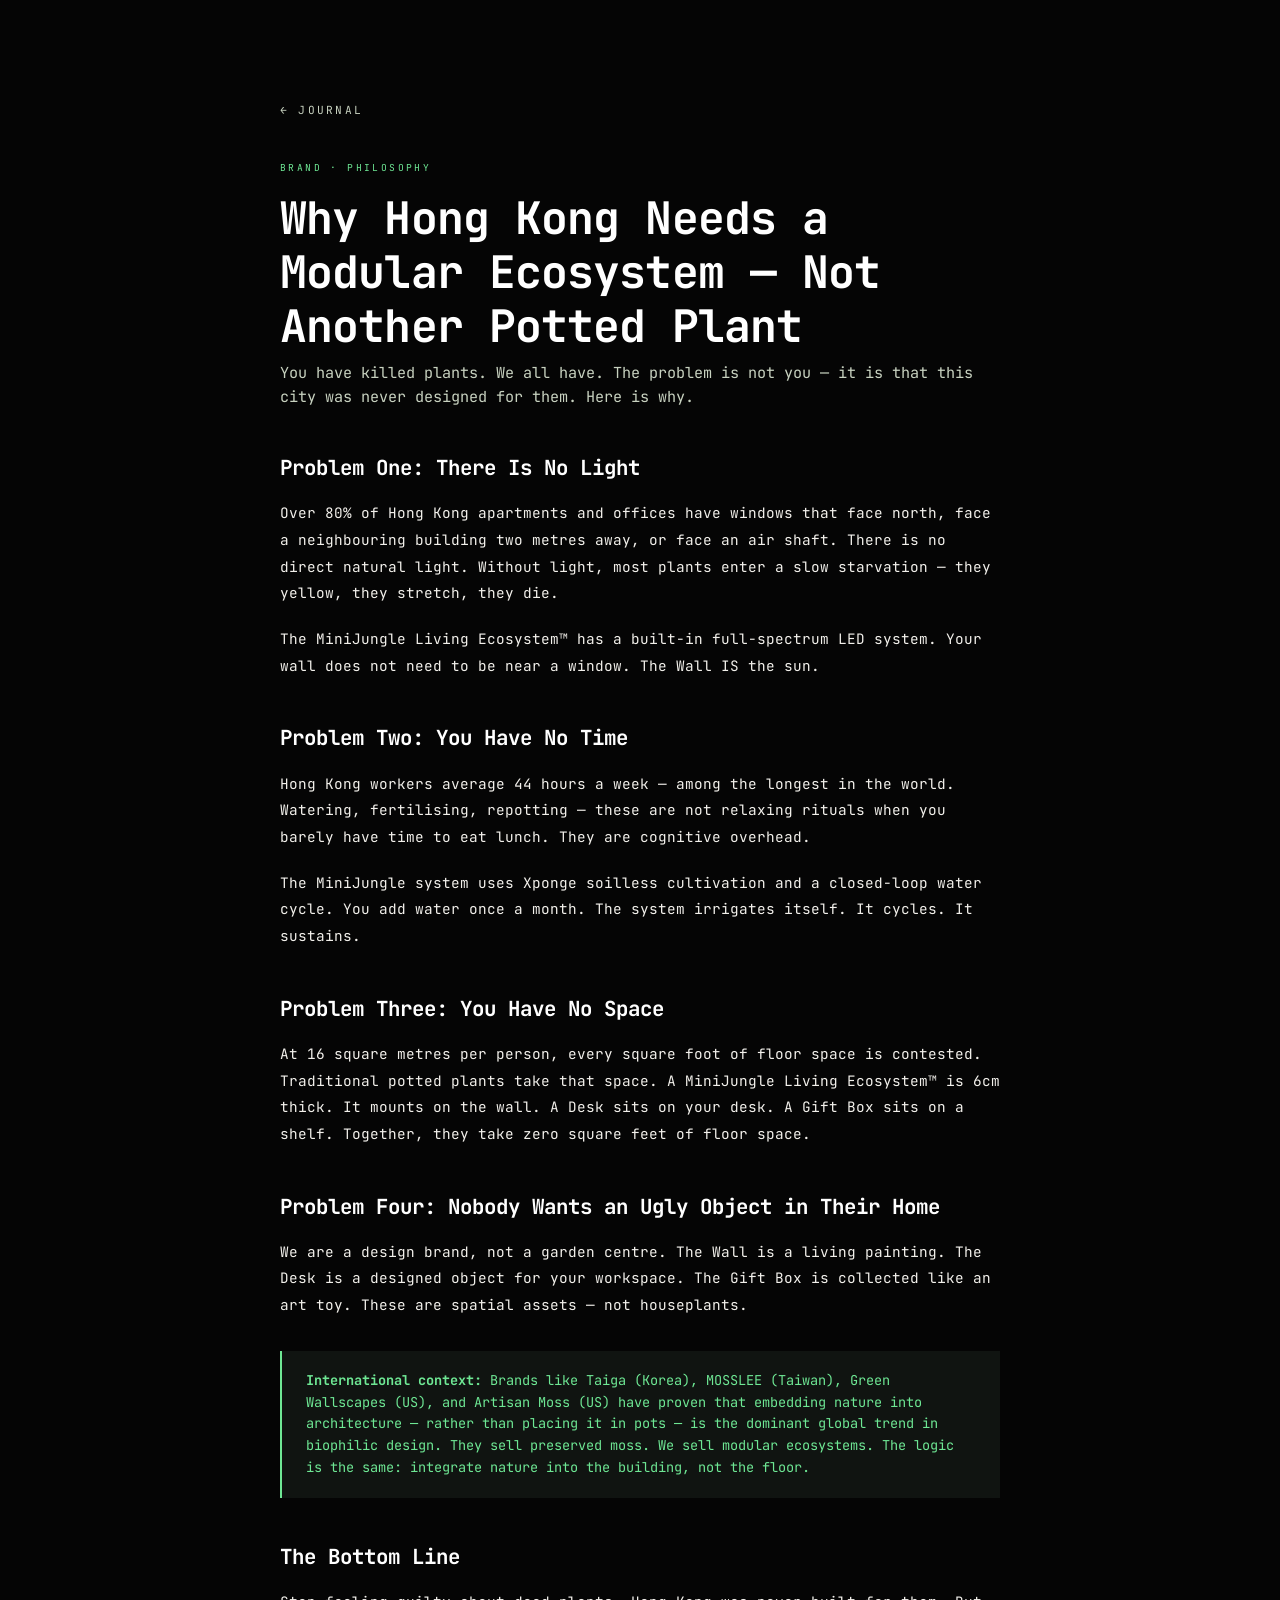
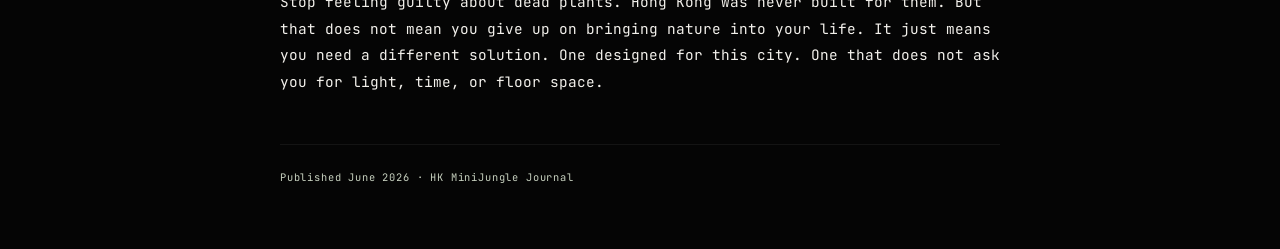
<file: blog/why-hk-needs-living-walls.html>
<!doctype html>
<html lang="en">
<head>
  <meta charset="utf-8">
  <meta name="viewport" content="width=device-width, initial-scale=1">
  <title>Why Hong Kong Needs a Modular Ecosystem — HK MiniJungle</title>
  <meta name="description" content="Hong Kong's physical constraints — no light, no time, no space — are exactly why we built MiniJungle. The problem isn't you.">
  <link rel="preconnect" href="https://fonts.googleapis.com">
  <link rel="preconnect" href="https://fonts.gstatic.com" crossorigin>
  <link href="https://fonts.googleapis.com/css2?family=JetBrains+Mono:wght@300;400;500;700&display=swap" rel="stylesheet">
  <link rel="stylesheet" href="../css/styles.css">
  <style>
    .post-page { min-height:100vh;background:#050505;padding:6rem 2rem 4rem; }
    .post-container { max-width:720px;margin:0 auto; }
    .post-back { font-size:0.7rem;letter-spacing:0.2em;text-transform:uppercase;color:var(--text-dim);margin-bottom:2.5rem;display:inline-block;transition:color 0.2s;text-decoration:none; }
    .post-back:hover { color:var(--accent); }
    .post-tag { font-size:0.6rem;letter-spacing:0.25em;text-transform:uppercase;color:var(--accent);margin-bottom:1rem; }
    .post-title { font-size:clamp(1.6rem,4vw,2.8rem);font-weight:700;color:var(--white);letter-spacing:-0.02em;line-height:1.2;margin-bottom:0.5rem; }
    .post-sub { font-size:0.95rem;color:var(--text-dim);margin-bottom:2.5rem;line-height:1.6; }
    .post-body { font-size:0.9rem;color:var(--text);line-height:1.85; }
    .post-body h2 { font-size:1.3rem;color:var(--white);margin:2.5rem 0 0.8rem;font-weight:700; }
    .post-body p { margin-bottom:1.2rem; }
    .post-body .highlight { background:rgba(143,191,154,0.08);border-left:2px solid var(--accent);padding:1.2rem 1.5rem;margin:2rem 0;font-size:0.85rem;color:var(--accent);line-height:1.6; }
    .post-table { width:100%;border-collapse:collapse;margin:1.5rem 0;font-size:0.78rem; }
    .post-table th { text-align:left;padding:0.6rem 0.8rem;border-bottom:1px solid rgba(255,255,255,0.08);color:var(--accent);text-transform:uppercase;letter-spacing:0.08em;font-size:0.65rem; }
    .post-table td { padding:0.6rem 0.8rem;border-bottom:1px solid rgba(255,255,255,0.04);color:var(--text-dim); }
    .post-table td:first-child { color:var(--text);font-weight:500; }
    .post-date { font-size:0.65rem;color:var(--text-dim);margin-top:3rem;letter-spacing:0.08em;border-top:1px solid rgba(255,255,255,0.06);padding-top:1.5rem; }
  </style>
</head>
<body>
  <div class="post-page">
    <div class="post-container">
      <a href="/blog/" class="post-back">&larr; Journal</a>
      <div class="post-tag">Brand · Philosophy</div>
      <h1 class="post-title">Why Hong Kong Needs a Modular Ecosystem — Not Another Potted Plant</h1>
      <p class="post-sub">You have killed plants. We all have. The problem is not you — it is that this city was never designed for them. Here is why.</p>
      <div class="post-body">

<h2>Problem One: There Is No Light</h2>
<p>Over 80% of Hong Kong apartments and offices have windows that face north, face a neighbouring building two metres away, or face an air shaft. There is no direct natural light. Without light, most plants enter a slow starvation — they yellow, they stretch, they die.</p>
<p>The MiniJungle Living Ecosystem™ has a built-in full-spectrum LED system. Your wall does not need to be near a window. The Wall IS the sun.</p>

<h2>Problem Two: You Have No Time</h2>
<p>Hong Kong workers average 44 hours a week — among the longest in the world. Watering, fertilising, repotting — these are not relaxing rituals when you barely have time to eat lunch. They are cognitive overhead.</p>
<p>The MiniJungle system uses Xponge soilless cultivation and a closed-loop water cycle. You add water once a month. The system irrigates itself. It cycles. It sustains.</p>

<h2>Problem Three: You Have No Space</h2>
<p>At 16 square metres per person, every square foot of floor space is contested. Traditional potted plants take that space. A MiniJungle Living Ecosystem™ is 6cm thick. It mounts on the wall. A Desk sits on your desk. A Gift Box sits on a shelf. Together, they take zero square feet of floor space.</p>

<h2>Problem Four: Nobody Wants an Ugly Object in Their Home</h2>
<p>We are a design brand, not a garden centre. The Wall is a living painting. The Desk is a designed object for your workspace. The Gift Box is collected like an art toy. These are spatial assets — not houseplants.</p>

<div class="highlight">
<strong>International context:</strong> Brands like Taiga (Korea), MOSSLEE (Taiwan), Green Wallscapes (US), and Artisan Moss (US) have proven that embedding nature into architecture — rather than placing it in pots — is the dominant global trend in biophilic design. They sell preserved moss. We sell modular ecosystems. The logic is the same: integrate nature into the building, not the floor.
</div>

<h2>The Bottom Line</h2>
<p>Stop feeling guilty about dead plants. Hong Kong was never built for them. But that does not mean you give up on bringing nature into your life. It just means you need a different solution. One designed for this city. One that does not ask you for light, time, or floor space.</p>

      </div>
      <p class="post-date">Published June 2026 · HK MiniJungle Journal</p>
    </div>
  </div>
</body>
</html>
</file>
<file: css/styles.css>
/* ═══════════════ RESET & BASE ═══════════════ */
*, *::before, *::after {
  margin: 0;
  padding: 0;
  box-sizing: border-box;
}

:root {
  --bg:        #1A2A1E;
  --forest:    #243B2A;
  --moss:      #3D7A4F;
  --moss-lit:  #4ADE80;
  --accent:    #6EE794;
  --warm:      #F0B85E;
  --text:      #F2F0EB;
  --text-dim:  #C8D2C0;
  --border:    #2A3A2E;
  --white:     #FFFFFF;
  --font-mono: 'JetBrains Mono', 'Courier New', monospace;
}

html {
  background: var(--bg);
  color: var(--text);
  font-family: var(--font-mono);
  font-size: 16px;
  -webkit-font-smoothing: antialiased;
  -moz-osx-font-smoothing: grayscale;
}

body {
  background: var(--bg);
  overflow-x: hidden;
  line-height: 1.6;
}

a { color: inherit; text-decoration: none; }
button { font-family: inherit; cursor: pointer; border: none; background: none; color: inherit; }
img { display: block; max-width: 100%; }

/* ═══════════════ THREE.JS CANVAS ═══════════════ */
#bg-canvas {
  position: fixed;
  top: 0; left: 0;
  width: 100vw;
  height: 100vh;
  z-index: 0;
  pointer-events: none;
}

/* ═══════════════ MAIN SCROLL CONTAINER ═══════════════ */
#scroll-container {
  position: relative;
  z-index: 1;
}

/* ═══════════════ SCENE BASE ═══════════════ */
.scene {
  position: relative;
  min-height: 100vh;
  width: 100%;
  display: flex;
  align-items: center;
  justify-content: center;
  padding: 6rem 2rem;
}

/* ═══════════════ HERO ═══════════════ */
#hero {
  min-height: 100vh;
  flex-direction: column;
  text-align: center;
}

.hero-content {
  position: relative;
  z-index: 2;
}

.hero-overline {
  font-size: clamp(0.625rem, 0.9vw, 0.75rem);
  text-transform: uppercase;
  letter-spacing: 0.35em;
  color: var(--accent);
  margin-bottom: 2.5rem;
  font-weight: 400;
}

.hero-title {
  font-size: clamp(2.5rem, 8vw, 7rem);
  font-weight: 700;
  letter-spacing: -0.03em;
  line-height: 1;
  color: #FFFFFF;
  margin-bottom: 1.5rem;
  text-shadow: 0 0 80px rgba(143, 191, 154, 0.15);
}

.hero-subtitle {
  font-size: clamp(1rem, 2.5vw, 2rem);
  font-weight: 400;
  letter-spacing: 0.15em;
  text-transform: uppercase;
  color: var(--text);
  line-height: 1.5;
  margin-bottom: 3rem;
}

.hero-cursor {
  font-size: 1.5rem;
  color: var(--accent);
  animation: blink 1s steps(1) infinite;
}

@keyframes blink {
  0%, 50% { opacity: 1; }
  51%, 100% { opacity: 0; }
}

/* ═══════════════ MANIFESTO ═══════════════ */
#manifesto {
  background: var(--bg);
  min-height: 100vh;
  padding: 8rem 2rem;
}

.manifesto-grid {
  max-width: 900px;
  margin: 0 auto;
  display: flex;
  flex-direction: column;
  gap: 3.5rem;
}

.manifesto-line {
  display: flex;
  gap: 1.5rem;
  align-items: baseline;
}

.manifesto-line .comment {
  font-size: 0.75rem;
  color: var(--moss-lit);
  opacity: 0.5;
  font-weight: 300;
  min-width: 4rem;
}

.manifesto-line .statement {
  font-size: clamp(1.25rem, 3vw, 2.5rem);
  font-weight: 400;
  color: var(--text);
  letter-spacing: -0.01em;
  line-height: 1.3;
}

/* ═══════════════ BRAND VIDEO SECTION ═══════════════ */
.brand-video-section {
  position: relative;
  min-height: 100vh;
  display: flex;
  align-items: center;
  justify-content: center;
  overflow: hidden;
}

.brand-video-full {
  position: absolute;
  inset: 0;
  width: 100%;
  height: 100%;
  object-fit: cover;
  z-index: 0;
  opacity: 0.9;
  filter: saturate(0.9) brightness(0.7);
}

.brand-video-overlay {
  position: relative;
  z-index: 2;
  text-align: center;
  max-width: 800px;
  padding: 2rem;
}

.brand-video-label {
  font-size: 0.7rem;
  letter-spacing: 0.35em;
  text-transform: uppercase;
  color: var(--accent);
  margin-bottom: 1.5rem;
}

.brand-video-title {
  font-size: clamp(1.6rem, 4vw, 3.5rem);
  font-weight: 700;
  letter-spacing: -0.02em;
  line-height: 1.25;
  color: var(--white);
  margin-bottom: 1.5rem;
}

.brand-video-sub {
  font-size: 0.85rem;
  color: var(--text-dim);
  letter-spacing: 0.08em;
}

/* Play/Pause button */
.brand-video-play-btn {
  position: absolute;
  bottom: 3rem;
  left: 50%;
  transform: translateX(-50%);
  z-index: 3;
  width: 56px;
  height: 56px;
  border-radius: 50%;
  border: 2px solid rgba(255,255,255,0.4);
  background: rgba(0,0,0,0.5);
  backdrop-filter: blur(8px);
  cursor: pointer;
  display: flex;
  align-items: center;
  justify-content: center;
  transition: all 0.3s ease;
}

.brand-video-play-btn:hover {
  border-color: var(--accent);
  background: rgba(0,0,0,0.7);
}

.brand-video-play-btn .play-icon,
.brand-video-play-btn .pause-icon {
  font-size: 1rem;
  color: var(--white);
  line-height: 1;
}

.brand-video-play-btn .pause-icon { display: none; }

.brand-video-play-btn.paused .play-icon { display: none; }
.brand-video-play-btn.paused .pause-icon { display: block; }

/* ═══════════════ PRODUCT FILTER BAR ═══════════════ */
.filter-bar {
  display: flex;
  justify-content: center;
  gap: 0.4rem;
  flex-wrap: wrap;
  padding: 2rem 2rem 1rem;
  position: sticky;
  top: 0;
  z-index: 50;
  background: linear-gradient(to bottom, #050505, #050505ee, transparent);
}

.filter-btn {
  padding: 0.45rem 1rem;
  font-size: 0.68rem;
  letter-spacing: 0.1em;
  text-transform: uppercase;
  font-family: var(--font-mono);
  background: transparent;
  color: var(--text-dim);
  border: 1px solid rgba(255,255,255,0.08);
  border-radius: 20px;
  cursor: pointer;
  transition: all 0.25s;
}

.filter-btn:hover { border-color: var(--accent); color: var(--text); }
.filter-btn.active { background: var(--moss); color: var(--white); border-color: var(--moss-lit); }

.filter-search {
  padding: 0.45rem 1rem;
  font-size: 0.68rem;
  letter-spacing: 0.08em;
  font-family: var(--font-mono);
  background: transparent;
  color: var(--text);
  border: 1px solid rgba(255,255,255,0.1);
  border-radius: 20px;
  outline: none;
  width: 200px;
  transition: border-color 0.25s;
}

.filter-search::placeholder { color: var(--text-dim); opacity: 0.5; }
.filter-search:focus { border-color: var(--accent); }

@media (max-width: 768px) {
  .filter-search { width: 100%; margin-top: 0.5rem; }
  .filter-bar { flex-direction: column; }
}

.product-section.filtered-out {
  display: none;
}

/* ═══════════════ WISHLIST ═══════════════ */
.product-modal-price-row {
  display: flex;
  align-items: center;
  gap: 1rem;
  margin: 0.8rem 0;
}

.wishlist-btn {
  font-size: 1.4rem;
  background: none;
  border: none;
  cursor: pointer;
  color: rgba(255,255,255,0.15);
  transition: all 0.3s;
  padding: 0.2rem;
  line-height: 1;
}

.wishlist-btn:hover { color: rgba(255,255,255,0.4); transform: scale(1.15); }
.wishlist-btn.wished { color: #E05555; }

/* ═══════════════ MOBILE OPTIMIZATIONS ═══════════════ */
@media (max-width: 768px) {
  /* Larger touch targets */
  button, a, .btn-cart-add, .nav-dot { min-height: 40px; min-width: 40px; }

  /* Prevent pull-to-refresh */
  body { overscroll-behavior-y: none; }

  /* Safe area insets for notched phones */
  .cart-bar { padding-bottom: env(safe-area-inset-bottom, 0.5rem); }
  #mobile-nav { padding-bottom: env(safe-area-inset-bottom, 0.25rem); }

  /* Smaller headings on mobile */
  .hero-title { font-size: clamp(2rem, 10vw, 4rem); }
  .product-name { font-size: clamp(1.5rem, 7vw, 3rem); }

  /* Full-width filter on mobile */
  .filter-bar { padding: 1rem; gap: 0.3rem; }
  .filter-btn { padding: 0.4rem 0.7rem; font-size: 0.62rem; }
}

/* ═══════════════ PRODUCT SECTIONS ═══════════════ */
.product-section {
  min-height: 100vh;
  padding: 4rem 2rem 5rem;
  position: relative;
  overflow: hidden;
  display: flex;
  flex-direction: column;
  justify-content: center;
}

/* ── Video Background ── */
.product-video-bg {
  position: absolute;
  inset: 0;
  width: 100%;
  height: 100%;
  object-fit: cover;
  z-index: 0;
  opacity: 0.6;
  filter: saturate(1) brightness(0.85);
}

/* ── Fallback image (shown when video hasn't loaded) ── */
.product-bg-image {
  position: absolute;
  inset: 0;
  background-size: cover;
  background-position: center;
  opacity: 0.6;
  z-index: 0;
  filter: saturate(1.1) brightness(0.9);
  transition: opacity 0.8s ease, transform 1.2s ease;
  will-change: transform;
}

#product-space  .product-bg-image { background-image: url('https://images.unsplash.com/photo-1465146344425-f00d5f5c8f07?w=1920&q=80'); transform-origin: center 30%; }
#product-wall   .product-bg-image { background-image: url('https://images.unsplash.com/photo-1501004318641-b39e6451bec6?w=1920&q=80'); transform-origin: center 60%; }
#product-desk   .product-bg-image { background-image: url('https://images.unsplash.com/photo-1416879595882-3373a0480b5b?w=1920&q=80'); transform-origin: center 25%; }
#product-gift   .product-bg-image { background-image: url('https://images.unsplash.com/photo-1485955900006-10f4d324d411?w=1920&q=80'); transform-origin: center 55%; }
#product-doctor .product-bg-image { background-image: url('https://images.unsplash.com/photo-1491147334573-44cbb4602074?w=1920&q=80'); transform-origin: center 40%; }

/* ── Text overlay ── */
.product-overlay {
  position: relative;
  z-index: 2;
  width: 100%;
  max-width: 1200px;
}

.product-index {
  font-size: 0.7rem;
  letter-spacing: 0.3em;
  text-transform: uppercase;
  color: var(--accent);
  margin-bottom: 0.75rem;
  font-weight: 400;
}

.product-name {
  font-size: clamp(2rem, 5vw, 4rem);
  font-weight: 700;
  letter-spacing: -0.03em;
  line-height: 1.05;
  color: var(--white);
  margin-bottom: 0.75rem;
}

.product-meta {
  display: flex;
  gap: 0.6rem;
  flex-wrap: wrap;
  align-items: center;
  font-size: 0.72rem;
  letter-spacing: 0.12em;
  text-transform: uppercase;
  color: var(--moss-lit);
  margin-bottom: 1rem;
}

.product-meta .dot { color: var(--accent); opacity: 0.4; }

.product-desc {
  font-size: 0.9rem;
  color: var(--text-dim);
  max-width: 520px;
  line-height: 1.65;
  margin-bottom: 2.5rem;
  font-weight: 300;
}

/* ── Product Variant Cards ── */
.product-variants {
  display: grid;
  grid-template-columns: repeat(3, 1fr);
  gap: 1rem;
  max-width: 1200px;
  width: 100%;
}

.product-variants > * {
  min-width: 0;
}

.variant-card {
  background: rgba(26,42,30,0.7);
  backdrop-filter: blur(12px);
  border: 1px solid rgba(255,255,255,0.1);
  border-radius: 4px;
  overflow: hidden;
  display: flex;
  flex-direction: column;
  min-width: 0;
  width: 100%;
  transition: border-color 0.35s ease, transform 0.35s ease;
}

.variant-card:hover {
  border-color: rgba(143,191,154,0.3);
  transform: translateY(-4px);
}

.variant-img {
  display: block;
  width: 100%;
  height: 260px;
  background-size: cover;
  background-position: center;
  background-color: #0A0A0A;
  flex-shrink: 0;
  transition: transform 2.5s cubic-bezier(0.25, 0.46, 0.45, 0.94), filter 0.8s ease;
  position: relative;
  overflow: hidden;
}

.variant-img video {
  position: absolute;
  inset: 0;
  width: 100%;
  height: 100%;
  object-fit: cover;
  opacity: 0;
  transition: opacity 0.4s ease;
  pointer-events: none;
}

.variant-card:hover .variant-img video {
  opacity: 1;
}

/* Slow breathing zoom when card is in view */
.variant-card.in-view .variant-img {
  animation: breathe 8s ease-in-out infinite;
}

@keyframes breathe {
  0%, 100% { transform: scale(1); }
  50% { transform: scale(1.06); }
}

/* Hover: faster zoom + lighten */
.variant-card:hover .variant-img {
  animation: none;
  transform: scale(1.08);
  filter: brightness(1.1) saturate(1.1);
}

/* Vignette overlay on hover */
.variant-img::after {
  content: '';
  position: absolute;
  inset: 0;
  background: radial-gradient(ellipse at center, transparent 50%, rgba(5,5,5,0.5) 100%);
  opacity: 0;
  transition: opacity 0.6s ease;
  pointer-events: none;
  z-index: 2;
}

.variant-card:hover .variant-img::after {
  opacity: 1;
}

.variant-name {
  font-size: 0.8rem;
  font-weight: 500;
  color: var(--text);
  letter-spacing: 0.05em;
  padding: 0.6rem 0.75rem 0;
}

.variant-spec {
  font-size: 0.65rem;
  color: var(--text-dim);
  letter-spacing: 0.08em;
  text-transform: uppercase;
  padding: 0.15rem 0.75rem;
}

.variant-price {
  font-size: 0.8rem;
  font-weight: 500;
  color: var(--accent);
  padding: 0.25rem 0.75rem 0.75rem;
  margin-top: auto;
}

.btn-buy-sm {
  margin: 0 0.75rem 0.75rem;
  padding: 0.55rem 0;
  font-size: 0.7rem;
  letter-spacing: 0.1em;
  text-transform: uppercase;
  font-weight: 500;
  background: var(--moss);
  color: var(--white);
  border: 1px solid var(--moss-lit);
  cursor: pointer;
  transition: all 0.25s ease;
  font-family: var(--font-mono);
  text-align: center;
}

.btn-buy-sm:hover {
  background: var(--moss-lit);
}

/* ── Legacy button cleanup ── */
.btn-buy, .btn-video, .btn-inquire, .btn-buy-sm { display: none; }

/* ═══════════════ CASE STUDIES ═══════════════ */
.cases-section {
  background: var(--bg);
  min-height: auto;
  flex-direction: column;
  gap: 3rem;
  padding: 6rem 2rem;
}

.cases-header { text-align: center; }

.cases-disclaimer {
  font-size: 0.68rem;
  color: var(--text-dim);
  opacity: 0.5;
  margin-top: 0.5rem;
  font-style: italic;
}

.cases-grid {
  display: grid;
  grid-template-columns: repeat(3, 1fr);
  gap: 1rem;
  max-width: 1200px;
  width: 100%;
}

.case-card {
  background: #0A0A0A;
  border: 1px solid rgba(255,255,255,0.06);
  border-radius: 4px;
  overflow: hidden;
  transition: border-color 0.35s, transform 0.35s;
  cursor: pointer;
}

.case-card:hover {
  border-color: rgba(143,191,154,0.3);
  transform: translateY(-4px);
}

.case-img {
  width: 100%;
  aspect-ratio: 16/10;
  background-size: cover;
  background-position: center;
  filter: saturate(0.6) brightness(0.7);
  transition: filter 0.5s;
}

.case-card:hover .case-img {
  filter: saturate(1) brightness(0.9);
}

.case-info {
  padding: 1rem 1.2rem;
}

.case-client {
  display: block;
  font-size: 0.82rem;
  font-weight: 500;
  color: var(--text);
  letter-spacing: 0.03em;
  margin-bottom: 0.25rem;
}

.case-type {
  font-size: 0.68rem;
  color: var(--text-dim);
  letter-spacing: 0.05em;
}

@media (max-width: 768px) {
  .cases-grid { grid-template-columns: 1fr; }
}

/* ═══════════════ JOURNAL ═══════════════ */
.journal-section {
  background: var(--bg);
  min-height: auto;
  flex-direction: column;
  gap: 2.5rem;
  padding: 6rem 2rem;
}

.journal-header { text-align: center; }

.journal-grid {
  display: grid;
  grid-template-columns: repeat(3, 1fr);
  gap: 1rem;
  max-width: 1000px;
  width: 100%;
}

.journal-card {
  background: #0A0A0A;
  border: 1px solid rgba(255,255,255,0.06);
  border-radius: 6px;
  padding: 1.5rem;
  text-decoration: none;
  display: flex;
  flex-direction: column;
  gap: 0.5rem;
  transition: border-color 0.3s;
}

.journal-card:hover { border-color: rgba(143,191,154,0.3); }

.journal-tag {
  font-size: 0.6rem;
  letter-spacing: 0.2em;
  text-transform: uppercase;
  color: var(--accent);
}

.journal-title {
  font-size: 0.95rem;
  font-weight: 600;
  color: var(--white);
  letter-spacing: -0.01em;
  line-height: 1.3;
}

.journal-desc {
  font-size: 0.75rem;
  color: var(--text-dim);
  line-height: 1.5;
}

.journal-more {
  font-size: 0.72rem;
  letter-spacing: 0.1em;
  text-transform: uppercase;
  color: var(--accent);
  text-decoration: none;
  transition: color 0.2s;
}

.journal-more:hover { color: var(--white); }

@media (max-width: 768px) {
  .journal-grid { grid-template-columns: 1fr; }
}

/* ═══════════════ CLIENT PATH ═══════════════ */
#path {
  background: var(--bg);
  min-height: 70vh;
  flex-direction: column;
  gap: 3rem;
  padding: 8rem 2rem;
}

.path-header {
  text-align: center;
}

.section-label {
  font-size: 0.7rem;
  letter-spacing: 0.3em;
  text-transform: uppercase;
  color: var(--accent);
  margin-bottom: 0.75rem;
}

.section-title {
  font-size: clamp(1.5rem, 3.5vw, 3rem);
  font-weight: 700;
  letter-spacing: -0.02em;
  color: var(--white);
  line-height: 1.2;
}

.path-pipeline {
  display: flex;
  align-items: center;
  justify-content: center;
  gap: 0;
  flex-wrap: wrap;
  max-width: 1100px;
  margin: 0 auto;
}

.path-node {
  display: flex;
  flex-direction: column;
  align-items: center;
  gap: 0.4rem;
  padding: 1.5rem 1.2rem;
  opacity: 0.3;
  transition: opacity 0.5s ease;
}

.path-node.active {
  opacity: 1;
}

.node-icon {
  font-size: 0.7rem;
  color: var(--accent);
  font-weight: 500;
  letter-spacing: 0.1em;
}

.node-title {
  font-size: 0.8rem;
  letter-spacing: 0.12em;
  text-transform: uppercase;
  color: var(--text);
  white-space: nowrap;
  font-weight: 500;
}

.node-arrow {
  font-size: 0.8rem;
  color: var(--moss-lit);
  opacity: 0.4;
  margin-left: 0.5rem;
}

.path-note {
  text-align: center;
  font-size: 0.85rem;
  color: var(--text-dim);
  font-style: italic;
  font-weight: 300;
  letter-spacing: 0.05em;
}

/* ═══════════════ INSTAGRAM ═══════════════ */
#instagram {
  background: var(--bg);
  min-height: auto;
  flex-direction: column;
  gap: 2.5rem;
  padding: 6rem 2rem;
}

.ig-header {
  text-align: center;
}

.ig-handle {
  display: inline-block;
  margin-top: 0.5rem;
  font-size: 0.9rem;
  color: var(--accent);
  letter-spacing: 0.05em;
  text-decoration: none;
  transition: color 0.2s;
}

.ig-handle:hover { color: var(--white); }

.ig-grid {
  display: grid;
  grid-template-columns: repeat(3, 1fr);
  gap: 0.5rem;
  max-width: 900px;
  width: 100%;
}

.ig-item {
  aspect-ratio: 1 / 1;
  overflow: hidden;
  display: block;
}

.ig-img {
  width: 100%;
  height: 100%;
  background-size: cover;
  background-position: center;
  transition: transform 0.6s ease, filter 0.4s ease;
  filter: saturate(0.6) brightness(0.7);
}

.ig-item:hover .ig-img {
  transform: scale(1.08);
  filter: saturate(1) brightness(0.9);
}

@media (max-width: 768px) {
  .ig-grid { grid-template-columns: repeat(2, 1fr); }
}

/* ═══════════════ CONTACT / TERMINAL ═══════════════ */
#contact {
  background: var(--bg);
  min-height: 80vh;
  flex-direction: column;
  gap: 4rem;
  padding: 8rem 2rem;
}

.terminal-container {
  width: 100%;
  max-width: 620px;
  background: rgba(26,42,30,0.8);
  border: 1px solid rgba(255,255,255,0.08);
  border-radius: 8px;
  overflow: hidden;
}

.terminal-header {
  display: flex;
  align-items: center;
  gap: 8px;
  padding: 0.9rem 1.2rem;
  background: rgba(0,0,0,0.15);
  border-bottom: 1px solid rgba(255,255,255,0.05);
}

.terminal-dot {
  width: 10px;
  height: 10px;
  border-radius: 50%;
}

.terminal-dot.red    { background: #FF5F56; }
.terminal-dot.yellow { background: #FFBD2E; }
.terminal-dot.green  { background: #27C93F; }

.terminal-title {
  margin-left: 0.5rem;
  font-size: 0.7rem;
  color: var(--text-dim);
  letter-spacing: 0.05em;
}

.terminal-body {
  padding: 2rem 1.5rem;
  font-size: 0.85rem;
  line-height: 2.2;
}

.terminal-line { color: var(--text-dim); font-weight: 300; }
.terminal-line.output { color: var(--moss-lit); }
.terminal-line .prompt { color: var(--accent); font-weight: 500; }

.cursor-blink {
  color: var(--accent);
  animation: blink 1s steps(1) infinite;
}

.contact-links {
  display: flex;
  gap: 3rem;
  flex-wrap: wrap;
  justify-content: center;
}

.contact-link {
  display: flex;
  align-items: center;
  gap: 0.6rem;
  font-size: 0.9rem;
  letter-spacing: 0.1em;
  text-transform: uppercase;
  padding: 1rem 0;
  transition: all 0.25s ease;
  font-weight: 400;
}

.contact-link:hover {
  color: var(--accent);
}

.contact-icon {
  color: var(--moss-lit);
  font-size: 0.75rem;
}

/* ═══════════════ FOOTER ═══════════════ */
#footer {
  text-align: center;
  padding: 5rem 2rem 4rem;
  border-top: 1px solid rgba(255,255,255,0.04);
  color: var(--text-dim);
  font-size: 0.75rem;
  letter-spacing: 0.1em;
}

.footer-journey {
  display: flex;
  justify-content: center;
  align-items: center;
  gap: 0.6rem;
  flex-wrap: wrap;
  font-size: 0.68rem;
  letter-spacing: 0.12em;
  text-transform: uppercase;
  color: var(--text-dim);
  margin-bottom: 0.6rem;
}

.footer-arrow { color: var(--moss-lit); font-size: 0.7rem; }

.footer-motto {
  font-size: 0.72rem;
  color: var(--text);
  margin-bottom: 2rem;
  font-style: italic;
  font-weight: 300;
  letter-spacing: 0.03em;
}

.footer-top {
  display: flex;
  justify-content: center;
  gap: 0.75rem;
  align-items: center;
  margin-bottom: 0.75rem;
  color: var(--text);
}

.footer-dot { color: var(--accent); }

.footer-tagline {
  color: var(--text-dim);
  font-weight: 300;
}

.footer-privacy {
  display: inline-block;
  margin-top: 0.5rem;
  font-size: 0.65rem;
  color: var(--text-dim);
  letter-spacing: 0.08em;
  text-decoration: none;
  opacity: 0.4;
  transition: opacity 0.2s;
}

.footer-privacy:hover { opacity: 0.8; }

/* ═══════════════ VIDEO MODAL ═══════════════ */
.video-modal {
  position: fixed;
  inset: 0;
  z-index: 999;
  display: flex;
  align-items: center;
  justify-content: center;
}

.video-modal.hidden { display: none; }

.video-backdrop {
  position: absolute;
  inset: 0;
  background: rgba(0,0,0,0.88);
  backdrop-filter: blur(10px);
}

.video-modal-box {
  position: relative;
  width: 90vw;
  max-width: 960px;
}

.video-container {
  position: relative;
  width: 100%;
  aspect-ratio: 16/9;
  background: #000;
  border: 1px solid rgba(255,255,255,0.08);
}

.video-container.hidden { display: none; }

.video-container iframe,
.video-container video {
  width: 100%;
  height: 100%;
  display: block;
}

.video-close {
  position: absolute;
  top: -2.5rem;
  right: 0;
  font-size: 1.8rem;
  color: var(--text);
  z-index: 2;
  padding: 0.25rem 0.5rem;
  transition: color 0.2s;
  background: none;
  border: none;
  cursor: pointer;
  font-family: var(--font-mono);
}

.video-close:hover { color: var(--accent); }

/* ═══════════════ CUSTOM CURSOR ═══════════════ */
#cursor-dot {
  position: fixed;
  top: -4px; left: -4px;
  width: 8px; height: 8px;
  border-radius: 50%;
  background: var(--accent);
  pointer-events: none;
  z-index: 9999;
  mix-blend-mode: difference;
  transform: translate(-50%, -50%);
}

#cursor-ring {
  position: fixed;
  top: -20px; left: -20px;
  width: 40px; height: 40px;
  border-radius: 50%;
  border: 1px solid rgba(143,191,154,0.25);
  pointer-events: none;
  z-index: 9998;
  transform: translate(-50%, -50%);
}

/* ═══════════════ SIDE NAVIGATION ═══════════════ */
#side-nav {
  position: fixed;
  right: 1.5rem;
  top: 50%;
  transform: translateY(-50%);
  z-index: 100;
  display: flex;
  flex-direction: column;
  gap: 1rem;
}

.nav-dot {
  width: 8px;
  height: 8px;
  border-radius: 50%;
  background: rgba(255,255,255,0.15);
  border: 1px solid rgba(255,255,255,0.08);
  cursor: pointer;
  transition: all 0.35s ease;
  padding: 0;
}

.nav-dot:hover {
  background: rgba(143,191,154,0.5);
  border-color: rgba(143,191,154,0.4);
}

.nav-dot.active {
  background: var(--accent);
  border-color: var(--accent);
  box-shadow: 0 0 12px rgba(143,191,154,0.4);
  transform: scale(1.3);
}

/* ═══════════════ PAGE TRANSITION ═══════════════ */
.page-transition {
  position: fixed;
  inset: 0;
  z-index: 9999;
  background: #050505;
  pointer-events: none;
  opacity: 0;
  transition: opacity 0.4s ease;
}

.page-transition.active {
  opacity: 1;
  pointer-events: all;
}

/* ═══════════════ LANGUAGE TOGGLE ═══════════════ */
.lang-toggle {
  position: fixed;
  top: 1.5rem;
  right: 4.5rem;
  z-index: 1000;
  padding: 0.5rem 0.8rem;
  font-size: 0.68rem;
  letter-spacing: 0.08em;
  font-family: var(--font-mono);
  background: rgba(10,10,10,0.7);
  backdrop-filter: blur(8px);
  border: 1px solid rgba(255,255,255,0.08);
  border-radius: 20px;
  color: var(--text);
  cursor: pointer;
  transition: all 0.3s;
  text-transform: uppercase;
}

.lang-toggle:hover { border-color: var(--accent); color: var(--accent); }

/* ═══════════════ HAMBURGER ═══════════════ */
.hamburger {
  position: fixed;
  top: 1.5rem;
  right: 1.5rem;
  z-index: 1000;
  width: 40px;
  height: 40px;
  background: rgba(10,10,10,0.7);
  backdrop-filter: blur(8px);
  border: 1px solid rgba(255,255,255,0.08);
  border-radius: 50%;
  cursor: pointer;
  display: flex;
  flex-direction: column;
  align-items: center;
  justify-content: center;
  gap: 5px;
  transition: border-color 0.3s;
}

.hamburger:hover { border-color: var(--accent); }

.hamburger span {
  display: block;
  width: 18px;
  height: 1.5px;
  background: var(--text);
  transition: all 0.3s ease;
  transform-origin: center;
}

.hamburger.open span:nth-child(1) { transform: translateY(3px) rotate(45deg); }
.hamburger.open span:nth-child(2) { transform: translateY(-3px) rotate(-45deg); }

/* ═══════════════ FULL-SCREEN NAV ═══════════════ */
.fullnav {
  position: fixed;
  inset: 0;
  z-index: 998;
  background: rgba(5,5,5,0.96);
  backdrop-filter: blur(24px);
  display: flex;
  flex-direction: column;
  justify-content: center;
  padding: 4rem;
  opacity: 0;
  pointer-events: none;
  transition: opacity 0.4s ease;
}

.fullnav.open {
  opacity: 1;
  pointer-events: all;
}

.fullnav-inner {
  display: grid;
  grid-template-columns: 1fr 1fr;
  gap: 4rem;
  max-width: 800px;
  margin: 0 auto;
  width: 100%;
}

.fullnav-col {
  display: flex;
  flex-direction: column;
  gap: 0.8rem;
}

.fullnav-label {
  font-size: 0.65rem;
  text-transform: uppercase;
  letter-spacing: 0.3em;
  color: var(--accent);
  margin-bottom: 1rem;
}

.fullnav-link {
  font-size: clamp(1.2rem, 3vw, 2rem);
  font-weight: 500;
  color: var(--text);
  letter-spacing: -0.02em;
  text-decoration: none;
  transition: color 0.25s, transform 0.25s;
  display: inline-block;
  line-height: 1.4;
}

.fullnav-link:hover {
  color: var(--accent);
  transform: translateX(8px);
}

.fullnav-footer {
  position: absolute;
  bottom: 2.5rem;
  left: 4rem;
  font-size: 0.7rem;
  color: var(--text-dim);
  letter-spacing: 0.08em;
  display: flex;
  gap: 0.5rem;
}

.fullnav-footer .dot { color: var(--accent); }

@media (max-width: 768px) {
  .fullnav { padding: 2rem; }
  .fullnav-inner { grid-template-columns: 1fr; gap: 2.5rem; }
  .fullnav-footer { left: 2rem; bottom: 1.5rem; }
}

/* ═══════════════ CART BAR & MINI CART ═══════════════ */
.cart-bar {
  position: fixed;
  bottom: 2rem;
  left: 2rem;
  z-index: 200;
  display: flex;
  align-items: center;
  gap: 1rem;
  background: rgba(10,10,10,0.85);
  backdrop-filter: blur(12px);
  border: 1px solid rgba(255,255,255,0.08);
  border-radius: 50px;
  padding: 0.5rem 1.2rem 0.5rem 0.5rem;
  transition: border-color 0.3s;
}

.cart-bar:hover { border-color: var(--accent); }

.cart-toggle {
  width: 40px; height: 40px;
  border-radius: 50%;
  background: var(--moss);
  border: 1px solid var(--moss-lit);
  cursor: pointer;
  display: flex;
  align-items: center;
  justify-content: center;
  position: relative;
  transition: background 0.3s;
  color: var(--white);
  font-family: var(--font-mono);
  font-size: 0.9rem;
}

.cart-toggle:hover { background: var(--moss-lit); }

.cart-count {
  position: absolute;
  top: -4px; right: -4px;
  background: var(--accent);
  color: #050505;
  font-size: 0.6rem;
  font-weight: 700;
  width: 18px; height: 18px;
  border-radius: 50%;
  display: flex;
  align-items: center;
  justify-content: center;
  font-family: var(--font-mono);
}

.cart-total {
  font-size: 0.8rem;
  color: var(--text);
  font-weight: 500;
  letter-spacing: 0.05em;
}

/* Mini cart panel */
.mini-cart {
  position: fixed;
  bottom: 7rem;
  left: 2rem;
  z-index: 199;
  width: 380px;
  max-height: 60vh;
  background: rgba(10,10,10,0.95);
  backdrop-filter: blur(16px);
  border: 1px solid rgba(255,255,255,0.08);
  border-radius: 8px;
  display: flex;
  flex-direction: column;
  opacity: 0;
  pointer-events: none;
  transform: translateY(12px);
  transition: opacity 0.3s ease, transform 0.3s ease;
}

.mini-cart.open {
  opacity: 1;
  pointer-events: all;
  transform: translateY(0);
}

.mini-cart-header {
  display: flex;
  justify-content: space-between;
  align-items: center;
  padding: 1rem 1.2rem;
  border-bottom: 1px solid rgba(255,255,255,0.06);
  font-size: 0.8rem;
  letter-spacing: 0.1em;
  text-transform: uppercase;
  color: var(--text);
}

.mini-cart-close {
  background: none; border: none;
  color: var(--text-dim);
  font-size: 1.2rem;
  cursor: pointer;
  transition: color 0.2s;
}

.mini-cart-close:hover { color: var(--accent); }

.mini-cart-items {
  flex: 1;
  overflow-y: auto;
  padding: 1rem 1.2rem;
  display: flex;
  flex-direction: column;
  gap: 0.75rem;
  min-height: 60px;
}

.cart-empty {
  color: var(--text-dim);
  font-size: 0.78rem;
  text-align: center;
  padding: 1.5rem 0;
}

.cart-item {
  display: flex;
  justify-content: space-between;
  align-items: center;
  gap: 0.75rem;
  padding-bottom: 0.75rem;
  border-bottom: 1px solid rgba(255,255,255,0.04);
}

.cart-item-info { flex: 1; }
.cart-item-name { font-size: 0.78rem; color: var(--text); font-weight: 500; }
.cart-item-price { font-size: 0.7rem; color: var(--accent); }
.cart-item-qty { font-size: 0.65rem; color: var(--text-dim); }

.cart-item-remove {
  background: none; border: none;
  color: var(--text-dim);
  cursor: pointer;
  font-size: 0.8rem;
  padding: 0.25rem;
  transition: color 0.2s;
}

.cart-item-remove:hover { color: #E05555; }

.mini-cart-footer {
  padding: 1rem 1.2rem;
  border-top: 1px solid rgba(255,255,255,0.06);
}

.cart-summary {
  display: flex;
  justify-content: space-between;
  align-items: center;
  margin-bottom: 0.75rem;
  font-size: 0.85rem;
  color: var(--white);
  font-weight: 500;
}

.btn-checkout {
  width: 100%;
  padding: 0.75rem;
  font-size: 0.8rem;
  letter-spacing: 0.12em;
  text-transform: uppercase;
  font-weight: 600;
  background: var(--moss);
  color: var(--white);
  border: 1px solid var(--moss-lit);
  font-family: var(--font-mono);
  cursor: pointer;
  border-radius: 4px;
  transition: all 0.25s;
}

.btn-checkout:hover { background: var(--moss-lit); }

/* Add to cart button style */
.btn-cart-add {
  margin: 0 0.75rem 0.75rem;
  padding: 0.55rem 0;
  font-size: 0.7rem;
  letter-spacing: 0.1em;
  text-transform: uppercase;
  font-weight: 500;
  background: var(--moss);
  color: var(--white);
  border: 1px solid var(--moss-lit);
  cursor: pointer;
  transition: all 0.25s ease;
  font-family: var(--font-mono);
  text-align: center;
}

.btn-cart-add:hover { background: var(--moss-lit); }
.btn-cart-add.added { background: var(--accent); border-color: var(--accent); }

@media (max-width: 768px) {
  .cart-bar { left: 1rem; bottom: 1.5rem; }
  .mini-cart { left: 0.5rem; right: 0.5rem; width: auto; bottom: 6rem; }
}

/* ═══════════════ SOUND INDICATOR ═══════════════ */
.sound-indicator {
  position: fixed;
  bottom: 2rem;
  right: 2rem;
  z-index: 200;
  width: 44px;
  height: 44px;
  border-radius: 50%;
  border: 1px solid rgba(255,255,255,0.12);
  background: rgba(10,10,10,0.7);
  backdrop-filter: blur(8px);
  cursor: pointer;
  font-size: 1.1rem;
  display: flex;
  align-items: center;
  justify-content: center;
  transition: all 0.3s ease;
}

.sound-indicator:hover {
  border-color: var(--accent);
}

.sound-indicator.playing {
  border-color: rgba(143,191,154,0.4);
  box-shadow: 0 0 16px rgba(143,191,154,0.15);
}

/* ═══════════════ RECOMMENDATION BAR ═══════════════ */
.rec-bar {
  position: fixed;
  bottom: 2rem;
  left: 50%;
  transform: translateX(-50%);
  z-index: 180;
  background: rgba(10,10,10,0.95);
  backdrop-filter: blur(16px);
  border: 1px solid rgba(143,191,154,0.15);
  border-radius: 12px;
  padding: 1rem 1.5rem;
  display: flex;
  align-items: center;
  gap: 1.5rem;
  transition: opacity 0.4s, transform 0.4s;
}

.rec-bar.hidden { opacity: 0; pointer-events: none; transform: translateX(-50%) translateY(20px); }

.rec-label {
  font-size: 0.68rem;
  letter-spacing: 0.1em;
  text-transform: uppercase;
  color: var(--accent);
  white-space: nowrap;
}

.rec-items { display: flex; gap: 0.75rem; }

.rec-item {
  display: flex;
  flex-direction: column;
  align-items: center;
  gap: 0.3rem;
  cursor: pointer;
  transition: transform 0.2s;
  text-decoration: none;
}

.rec-item:hover { transform: translateY(-3px); }

.rec-item-img {
  width: 56px; height: 42px;
  border-radius: 3px;
  background-size: cover;
  background-position: center;
  border: 1px solid rgba(255,255,255,0.06);
}

.rec-item-name {
  font-size: 0.58rem;
  color: var(--text);
  letter-spacing: 0.04em;
  white-space: nowrap;
}

.rec-item-price {
  font-size: 0.55rem;
  color: var(--accent);
}

.rec-close {
  font-size: 1rem;
  color: var(--text-dim);
  background: none;
  border: none;
  cursor: pointer;
  padding: 0.2rem;
  transition: color 0.2s;
}

.rec-close:hover { color: var(--accent); }

@media (max-width: 768px) {
  .rec-bar { flex-direction: column; gap: 0.75rem; bottom: 5rem; left: 1rem; right: 1rem; transform: none; border-radius: 8px; padding: 1rem; }
  .rec-bar.hidden { transform: translateY(20px); }
  .rec-items { flex-wrap: wrap; justify-content: center; }
}

/* ═══════════════ PRODUCT DETAIL MODAL ═══════════════ */
.product-modal {
  position: fixed;
  inset: 0;
  z-index: 1100;
  display: flex;
  align-items: center;
  justify-content: center;
  padding: 2rem;
}

.product-modal.hidden { display: none; }

.product-modal-backdrop {
  position: absolute;
  inset: 0;
  background: rgba(0,0,0,0.9);
  backdrop-filter: blur(16px);
}

.product-modal-card {
  position: relative;
  width: 100%;
  max-width: 1000px;
  max-height: 85vh;
  background: #0A0A0A;
  border: 1px solid rgba(255,255,255,0.08);
  border-radius: 8px;
  overflow-y: auto;
}

.product-modal-close {
  position: absolute;
  top: 1rem; right: 1rem;
  z-index: 2;
  font-size: 1.8rem;
  color: var(--text);
  background: none;
  border: none;
  cursor: pointer;
  transition: color 0.2s;
  line-height: 1;
}

.product-modal-close:hover { color: var(--accent); }

.product-modal-layout {
  display: grid;
  grid-template-columns: 1fr 1fr;
  min-height: 500px;
}

.product-modal-media {
  position: relative;
  background: #050505;
  display: flex;
  align-items: center;
  justify-content: center;
  overflow: hidden;
  min-height: 400px;
}

.product-modal-video {
  position: absolute;
  inset: 0;
  width: 100%;
  height: 100%;
  object-fit: cover;
  opacity: 0.7;
}

.product-modal-image {
  position: absolute;
  inset: 0;
  background-size: cover;
  background-position: center;
}

.product-modal-info {
  padding: 2.5rem 2rem;
  display: flex;
  flex-direction: column;
  gap: 0.6rem;
}

.product-modal-index {
  font-size: 0.65rem;
  letter-spacing: 0.3em;
  text-transform: uppercase;
  color: var(--accent);
}

.product-modal-name {
  font-size: 1.8rem;
  font-weight: 700;
  color: var(--white);
  letter-spacing: -0.02em;
}

.product-modal-variant {
  font-size: 0.85rem;
  color: var(--text-dim);
  letter-spacing: 0.05em;
}

.product-modal-desc {
  font-size: 0.85rem;
  color: var(--text-dim);
  line-height: 1.7;
  margin: 0.5rem 0;
}

.product-modal-specs {
  display: flex;
  flex-wrap: wrap;
  gap: 0.4rem 1.5rem;
  font-size: 0.72rem;
  color: var(--moss-lit);
  margin: 0.5rem 0;
}

.product-modal-specs span {
  letter-spacing: 0.05em;
}

.product-modal-price {
  font-size: 1.5rem;
  font-weight: 700;
  color: var(--accent);
  margin: 0.8rem 0;
}

.product-modal-qty {
  display: flex;
  align-items: center;
  gap: 1rem;
  margin-bottom: 0.5rem;
}

.product-modal-qty button {
  width: 36px; height: 36px;
  border-radius: 50%;
  background: rgba(255,255,255,0.06);
  border: 1px solid rgba(255,255,255,0.1);
  color: var(--text);
  font-size: 1.1rem;
  cursor: pointer;
  font-family: var(--font-mono);
  transition: all 0.2s;
}

.product-modal-qty button:hover { border-color: var(--accent); color: var(--accent); }
.product-modal-qty span { font-size: 1rem; color: var(--white); min-width: 1.5rem; text-align: center; }

.product-modal-actions {
  display: flex;
  gap: 0.75rem;
  margin-top: 0.8rem;
}

.btn-cart-add-lg {
  flex: 1;
  padding: 0.85rem 1.5rem;
  font-size: 0.78rem;
  letter-spacing: 0.1em;
  text-transform: uppercase;
  font-weight: 600;
  background: var(--moss);
  color: var(--white);
  border: 1px solid var(--moss-lit);
  cursor: pointer;
  font-family: var(--font-mono);
  border-radius: 4px;
  transition: all 0.25s;
}

.btn-cart-add-lg:hover { background: var(--moss-lit); }

.btn-buy-now {
  flex: 1;
  padding: 0.85rem 1.5rem;
  font-size: 0.78rem;
  letter-spacing: 0.1em;
  text-transform: uppercase;
  font-weight: 600;
  background: transparent;
  color: var(--accent);
  border: 1px solid rgba(143,191,154,0.3);
  cursor: pointer;
  font-family: var(--font-mono);
  border-radius: 4px;
  transition: all 0.25s;
}

.btn-buy-now:hover { background: rgba(143,191,154,0.08); border-color: var(--accent); }

@media (max-width: 768px) {
  .product-modal { padding: 0; align-items: flex-end; }
  .product-modal-card { max-width: 100%; max-height: 92vh; border-radius: 12px 12px 0 0; }
  .product-modal-layout { grid-template-columns: 1fr; min-height: auto; }
  .product-modal-media { min-height: 250px; }
  .product-modal-info { padding: 1.5rem; }
  .product-modal-name { font-size: 1.4rem; }
  .product-modal-actions { flex-direction: column; }
}

/* ═══════════════ ACCESSIBILITY ═══════════════ */
:focus-visible {
  outline: 2px solid var(--accent);
  outline-offset: 2px;
}

.variant-img:focus-visible {
  outline: 2px solid var(--accent);
  outline-offset: -4px;
}

/* ═══════════════ RESPONSIVE ═══════════════ */
@media (max-width: 768px) {
  .product-section {
    grid-template-columns: 1fr;
    gap: 1.5rem;
    padding: 3rem 1.25rem;
  }

  .product-overlay { padding: 1rem 0; max-width: 100%; }

  .product-variants {
    grid-template-columns: 1fr;
    gap: 0.75rem;
  }

  .manifesto-line {
    flex-direction: column;
    gap: 0.25rem;
  }

  .manifesto-line .comment {
    min-width: auto;
  }

  .path-pipeline {
    flex-direction: column;
    gap: 0.5rem;
  }

  .path-node {
    flex-direction: row;
    gap: 1rem;
  }

  .node-arrow {
    display: none;
  }

  .btn-cart-add { width: 100%; text-align: center; }

  .contact-links {
    flex-direction: column;
    gap: 0.5rem;
    align-items: center;
  }

  /* Hide custom cursor on mobile */
  #cursor-dot, #cursor-ring { display: none; }

  /* Side nav smaller on mobile */
  #side-nav { right: 0.5rem; gap: 0.7rem; }
  .nav-dot { width: 6px; height: 6px; }

  /* Mobile bottom nav */
  #mobile-nav {
    display: flex;
    position: fixed;
    bottom: 0; left: 0; right: 0;
    z-index: 199;
    background: rgba(5,5,5,0.92);
    backdrop-filter: blur(16px);
    border-top: 1px solid rgba(255,255,255,0.06);
    padding: 0.5rem 0 0.25rem;
    justify-content: space-around;
  }

  #mobile-nav a {
    font-size: 0.6rem;
    text-transform: uppercase;
    letter-spacing: 0.1em;
    color: var(--text-dim);
    text-decoration: none;
    padding: 0.4rem 0.6rem;
    transition: color 0.2s;
  }

  #mobile-nav a.active { color: var(--accent); }

  /* Cart bar adjust for mobile nav */
  .cart-bar { bottom: 4rem; left: 0.5rem; }
  .mini-cart { bottom: 8rem; }
  #sound-indicator { bottom: 4rem; }
}
</file>
